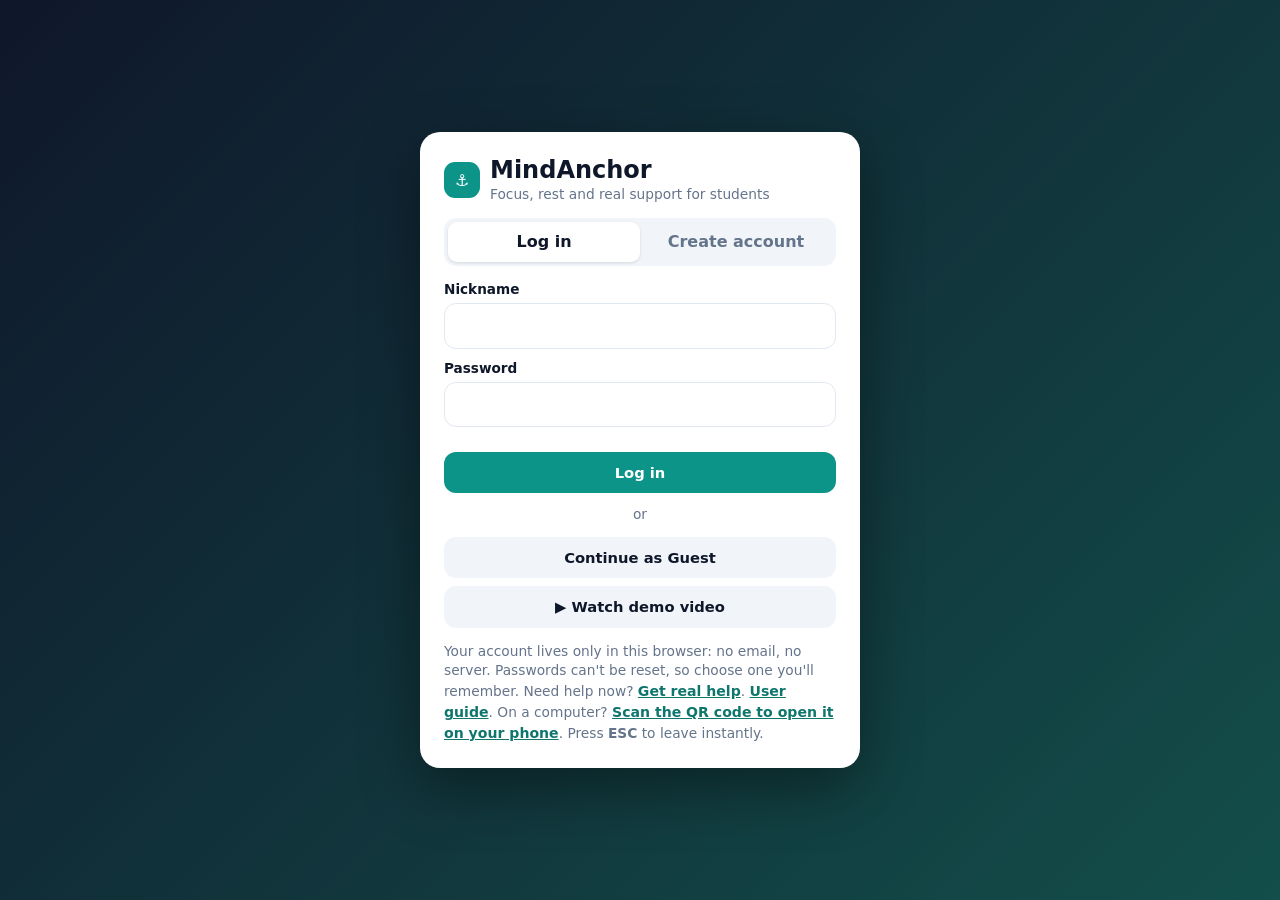
<file: index.html>
<!DOCTYPE html>
<html lang="en" data-theme="light">
<head>
<meta charset="UTF-8">
<meta name="viewport" content="width=device-width, initial-scale=1">
<title>MindAnchor</title>
<meta name="description" content="MindAnchor: a private, calming space for students. Focus sprints, task slicing, overnight rest, time caps and real help in one tap.">
<meta name="theme-color" content="#0d9488">
<meta name="apple-mobile-web-app-capable" content="yes">
<meta name="mobile-web-app-capable" content="yes">
<meta name="apple-mobile-web-app-title" content="MindAnchor">
<link rel="manifest" href="manifest.webmanifest">
<link rel="icon" type="image/png" href="icons/favicon-32.png">
<link rel="apple-touch-icon" href="icons/apple-touch-icon.png">
<style>
:root{--bg:#eef2f6;--card:#fff;--ink:#0f172a;--mut:#64748b;--line:#e2e8f0;--soft:#f1f5f9;--t:#0d9488;--td:#0f766e;--tl:#ccfbf1;--tbg:#f0fdfa;--side:#0f172a;--warn:#b45309;--r:16px}
[data-theme=dark]{--bg:#0b1220;--card:#131c2e;--ink:#e6edf7;--mut:#93a1b8;--line:#25324a;--soft:#1a2539;--tl:#134e4a;--tbg:#0f2a2c;--side:#070d18}
*{box-sizing:border-box;margin:0}
html{-webkit-text-size-adjust:100%}
body{font-family:system-ui,-apple-system,'Segoe UI',Roboto,sans-serif;background:var(--bg);color:var(--ink);line-height:1.45;min-height:100vh}
button,input,select,textarea{font:inherit;color:inherit}
button{cursor:pointer;border:0;background:none}
h1,h2,h3{line-height:1.2}
.hidden{display:none!important}
.card{background:var(--card);border:1px solid var(--line);border-radius:var(--r);padding:20px}
.card h3{font-size:1.05rem;margin-bottom:4px}
.sub{color:var(--mut);font-size:.86rem}
.btn{display:inline-flex;align-items:center;justify-content:center;gap:6px;padding:10px 16px;border-radius:12px;font-weight:600;font-size:.92rem;background:var(--soft);color:var(--ink);transition:background .15s,transform .05s}
.btn:hover{filter:brightness(.96)}.btn:active{transform:scale(.98)}
.btn.p{background:var(--t);color:#fff}.btn.p:hover{background:var(--td);filter:none}
.btn.block{width:100%}.btn.sm{padding:6px 11px;font-size:.82rem;border-radius:9px}
.btn:disabled{opacity:.45;cursor:not-allowed}
.inp{width:100%;border:1px solid var(--line);border-radius:12px;padding:10px 12px;background:var(--card)}
.inp:focus-visible,.btn:focus-visible,.nav button:focus-visible{outline:2px solid var(--t);outline-offset:2px}
.row{display:flex;gap:10px;align-items:center;flex-wrap:wrap}.grow{flex:1;min-width:0}
.grid2{display:grid;gap:18px;grid-template-columns:1fr 1fr}.grid3{display:grid;gap:14px;grid-template-columns:repeat(3,1fr)}
.stack>*+*{margin-top:14px}
.chip{padding:7px 13px;border-radius:999px;background:var(--soft);font-size:.85rem;font-weight:500}
.chip.on{background:var(--t);color:#fff}
.bar{height:8px;border-radius:99px;background:var(--soft);overflow:hidden}.bar>i{display:block;height:100%;background:var(--t);border-radius:99px;transition:width .3s}
input[type=range]{accent-color:var(--t);width:100%}
input[type=checkbox]{accent-color:var(--t);width:18px;height:18px}
/* layout */
#app{display:flex;min-height:100vh}
.side{width:260px;background:var(--side);color:#fff;position:sticky;top:0;height:100vh;display:flex;flex-direction:column;padding:18px 14px;flex-shrink:0}
.brand{display:flex;gap:10px;align-items:center;font-weight:800;font-size:1.15rem;padding:2px 8px 18px}
.logo{width:36px;height:36px;border-radius:11px;background:var(--t);display:grid;place-items:center}
.nav{display:flex;flex-direction:column;gap:4px;flex:1}
.nav button{display:flex;gap:12px;align-items:center;padding:11px 12px;border-radius:12px;color:#cbd5e1;font-weight:500;text-align:left}
.nav a{display:flex;gap:12px;align-items:center;padding:11px 12px;border-radius:12px;color:#cbd5e1;font-weight:500;text-decoration:none}
.nav a:hover,.nav button:hover{background:#1e293b;color:#fff}.nav button.on{background:var(--t);color:#fff}
.safety{background:#0f2f2e;border:1px solid #115e59;border-radius:12px;padding:10px 12px;font-size:.78rem;color:#d1fae5}
.safety b{display:block;margin-bottom:3px}
.safety span{display:block;min-height:2.6em;transition:opacity .4s}
.main{flex:1;min-width:0}
header.top{position:sticky;top:0;z-index:20;background:color-mix(in srgb,var(--bg) 88%,transparent);backdrop-filter:blur(8px);padding:12px 24px;display:flex;align-items:center;gap:12px;border-bottom:1px solid var(--line)}
header.top h2{font-size:1.15rem;flex:1}
.exit{background:#dc2626;color:#fff}.exit:hover{background:#b91c1c;filter:none}
.page{padding:24px;max-width:1040px;padding-bottom:110px}
.view{display:none}.view.on{display:block;animation:in .2s}
@keyframes in{from{opacity:0;transform:translateY(5px)}to{opacity:1;transform:none}}
.ribbon{display:none}.tabs{display:none}
.fab{position:fixed;right:20px;bottom:20px;z-index:50;background:var(--t);color:#fff;border-radius:999px;padding:14px 20px;font-weight:700;box-shadow:0 8px 24px rgba(13,148,136,.45)}
.fab:hover{background:var(--td)}
@media(max-width:860px){
 .side{display:none}.grid2,.grid3{grid-template-columns:1fr}
 header.top{padding:10px 14px}.page{padding:14px;padding-bottom:150px}
 .tabs{display:flex;position:fixed;bottom:0;left:0;right:0;background:var(--card);border-top:1px solid var(--line);z-index:45;padding:4px 4px calc(4px + env(safe-area-inset-bottom))}
 .tabs button{flex:1;display:flex;flex-direction:column;align-items:center;gap:1px;padding:6px 0;font-size:.68rem;color:var(--mut);border-radius:10px}
 .tabs button span{font-size:1.25rem}.tabs button.on{color:var(--t);font-weight:700}
 .fab{bottom:78px;right:14px;padding:12px 16px}
 .ribbon{display:block;background:#0f2f2e;color:#d1fae5;font-size:.76rem;padding:7px 14px;text-align:center}
 .blogTxt{display:none}
 .exit .lbl{display:none}.exit::after{content:'Exit (ESC)'}
}
/* modals */
.modal{position:fixed;inset:0;background:rgba(8,15,30,.7);display:none;align-items:center;justify-content:center;padding:16px;z-index:80}
.modal.open{display:flex}
.sheet{background:var(--card);border-radius:20px;padding:24px;width:100%;max-width:440px;max-height:92vh;overflow:auto;box-shadow:0 20px 60px rgba(0,0,0,.4)}
.sheet.wide{max-width:640px}
#gate{background:linear-gradient(135deg,#0f172a,#134e4a);z-index:100}
#rest{background:#0b1220;z-index:90;color:#fff;text-align:center}
.toast{position:fixed;left:50%;bottom:90px;transform:translateX(-50%);background:#0f172a;color:#fff;padding:10px 18px;border-radius:12px;z-index:120;font-size:.9rem;opacity:0;pointer-events:none;transition:opacity .25s}
.toast.show{opacity:1}
/* widgets */
.ring{position:relative;width:240px;height:240px;margin:0 auto}
.ring svg{transform:rotate(-90deg)}
.ring .t{position:absolute;inset:0;display:grid;place-items:center;text-align:center}
.ring .t b{font-size:2.8rem;font-variant-numeric:tabular-nums}
.step{display:flex;gap:10px;padding:10px 0;border-top:1px solid var(--line);align-items:flex-start}
.step.done .st{text-decoration:line-through;color:var(--mut)}
.bars{display:flex;gap:8px;align-items:flex-end;height:90px}
.bars div{flex:1;text-align:center;font-size:.7rem;color:var(--mut)}
.bars i{display:block;background:var(--t);border-radius:6px 6px 2px 2px;min-height:3px;margin-bottom:4px;opacity:.9}
.moods{display:flex;gap:8px}.moods button{font-size:1.7rem;padding:8px;border-radius:14px;background:var(--soft);flex:1;transition:transform .1s}
.moods button.on{background:var(--tl);outline:2px solid var(--t)}.moods button:hover{transform:scale(1.07)}
.kpi{font-size:2.3rem;font-weight:800;color:var(--t);line-height:1}
.breath{width:150px;height:150px;border-radius:50%;margin:10px auto;background:radial-gradient(circle,var(--t),#115e59);display:grid;place-items:center;color:#fff;font-weight:700;transition:transform 4s ease-in-out;box-shadow:0 0 0 12px rgba(13,148,136,.15)}
.hl{background:var(--tbg);border:1px solid var(--tl)}
.ground li{list-style:none;padding:9px 12px;border-radius:12px;background:var(--soft);margin-top:7px;cursor:pointer;display:flex;gap:10px;align-items:center}
.ground li.done{opacity:.45;text-decoration:line-through}
.dots{display:flex;gap:6px;flex-wrap:wrap}.dots span{font-size:1.2rem}
.trk{display:flex;gap:10px;align-items:center;padding:9px 10px;border-radius:12px;cursor:pointer}
.trk:hover{background:var(--soft)}.trk.on{background:var(--tl)}
.vid{min-height:330px;border-radius:14px;background:linear-gradient(135deg,#0f766e,#1e293b);color:#fff;display:grid;place-items:center;text-align:center;padding:20px 20px 28px;position:relative;overflow:hidden;cursor:pointer}
.vid .ic{font-size:3.6rem;animation:pop .6s}
@keyframes pop{from{transform:scale(.6);opacity:0}to{transform:none;opacity:1}}
.seek{position:absolute;left:0;right:0;bottom:0;height:8px;background:rgba(255,255,255,.2)}.seek i{display:block;height:100%;background:#5eead4}
label.sw{display:flex;gap:10px;align-items:center;cursor:pointer}

.seg{display:flex;background:var(--soft);border-radius:12px;padding:4px;margin:14px 0}
.seg button{flex:1;padding:8px;border-radius:9px;font-weight:600;color:var(--mut)}.seg button.on{background:var(--card);color:var(--ink);box-shadow:0 1px 3px rgba(0,0,0,.12)}
.lnk{color:var(--td);font-weight:600;text-decoration:underline;font-size:.88rem}
.fld{margin-top:10px}.fld label{display:block;font-weight:600;font-size:.85rem;margin-bottom:4px}
.err{color:#b91c1c;font-size:.84rem;margin-top:8px;min-height:1.2em}
.mk{background:#fff;color:#0f172a;border-radius:12px;padding:12px 14px;width:min(290px,84%);margin:0 auto 14px;font-size:.78rem;text-align:left;box-shadow:0 10px 30px rgba(0,0,0,.35);animation:pop .5s}
.mk .l{height:8px;border-radius:6px;background:#e2e8f0;margin:7px 0}.mk .b{background:#0d9488;color:#fff;border-radius:8px;padding:6px;text-align:center;font-weight:700;margin-top:8px}
.mk .rw{display:flex;gap:8px;align-items:center;justify-content:space-around;font-size:1.4rem}
.mk .rg{width:84px;height:84px;border-radius:50%;margin:4px auto;background:conic-gradient(#0d9488 70%,#e2e8f0 0);display:grid;place-items:center}.mk .rg b{background:#fff;width:64px;height:64px;border-radius:50%;display:grid;place-items:center;font-size:1rem}
.mk .cl{animation:tick 1.6s infinite}@keyframes tick{50%{opacity:.35}}
@media(prefers-reduced-motion:reduce){*{animation:none!important;transition:none!important}}
</style>
</head>
<body>

<!-- ===== Login gateway ===== -->
<div id="gate" class="modal open">
  <div class="sheet">
    <div class="row"><div class="logo" style="background:var(--t);color:#fff" aria-hidden="true">⚓</div><div><h1 style="font-size:1.5rem">MindAnchor</h1><div class="sub">Focus, rest and real support for students</div></div></div>
    <div class="seg" role="tablist"><button id="tabLogin" class="on" role="tab">Log in</button><button id="tabSignup" role="tab">Create account</button></div>
    <form id="fLogin" autocomplete="off">
      <div class="fld"><label for="lgNick">Nickname</label><input id="lgNick" class="inp" maxlength="20" autocomplete="username"></div>
      <div class="fld"><label for="lgPass">Password</label><input id="lgPass" type="password" class="inp" autocomplete="current-password"></div>
      <p class="err" id="lgErr" role="alert"></p>
      <button class="btn p block" id="lgBtn" type="submit">Log in</button>
    </form>
    <form id="fSignup" class="hidden" autocomplete="off">
      <div class="fld"><label for="suNick">Pick a nickname <span class="sub">(not your real name or email)</span></label><input id="suNick" class="inp" maxlength="20" autocomplete="username"></div>
      <div class="fld"><label for="suPass">Password <span class="sub">(6+ characters)</span></label><input id="suPass" type="password" class="inp" autocomplete="new-password"></div>
      <div class="fld"><label for="suPass2">Confirm password</label><input id="suPass2" type="password" class="inp" autocomplete="new-password"></div>
      <label class="sw sub" style="margin-top:10px;align-items:flex-start"><input type="checkbox" id="suAgree" style="margin-top:3px"> <span>I understand my settings are stored only on this device and I can wipe them any time.</span></label>
      <p class="err" id="suErr" role="alert"></p>
      <button class="btn p block" id="suBtn" type="submit">Create account</button>
    </form>
    <div class="sub" style="text-align:center;margin:12px 0">or</div>
    <button id="guestBtn" class="btn block">Continue as Guest</button>
    <button id="demoBtn" class="btn block" style="margin-top:8px">▶ Watch demo video</button>
    <p class="sub" style="margin-top:14px">Your account lives only in this browser: no email, no server. Passwords can't be reset, so choose one you'll remember. Need help now? <a href="#" class="lnk" data-open="help">Get real help</a>. <a href="guide.html" target="_blank" rel="noopener" class="lnk">User guide</a>. On a computer? <a href="#" class="lnk" data-open="qr">Scan the QR code to open it on your phone</a>. Press <b>ESC</b> to leave instantly.</p>
  </div>
</div>

<!-- ===== Walkthrough ===== -->
<div id="demo" class="modal" style="z-index:110">
  <div class="sheet wide">
    <h2 style="font-size:1.2rem">App Walkthrough &amp; How to Use</h2>
    <p class="sub" style="margin-bottom:12px">About 20 seconds. Tap the video to pause, tap the bar to jump.</p>
    <video id="realVid" class="hidden" controls playsinline preload="metadata" style="width:100%;border-radius:14px;background:#000"></video>
    <div class="vid" id="vidBox" role="img" aria-label="Walkthrough video"><div><div id="vMk"></div><h3 id="vTi" style="font-size:1.4rem;margin:10px 0 6px"></h3><p id="vTx" style="opacity:.85;max-width:420px;margin:auto"></p></div><div class="seek" id="vSeek"><i id="vBar" style="width:0"></i></div></div>
    <div class="row" id="vCtl" style="margin:12px 0">
      <button id="vPlay" class="btn p">❚❚ Pause</button><button id="vRe" class="btn" aria-label="Restart">↺ Restart</button><button id="vBeat" class="btn" aria-label="Toggle background beats">🔊 Beats on</button>
      <span id="vTime" class="sub grow" style="text-align:right;font-variant-numeric:tabular-nums">0:00 / 0:21</span>
    </div>
    <div class="row" style="justify-content:space-between">
      <label class="sw sub"><input type="checkbox" id="vHide"> Don't show again</label>
      <button id="vSkip" class="btn p">Skip to Dashboard →</button>
    </div>
  </div>
</div>

<!-- ===== QR ===== -->
<div id="qr" class="modal" style="z-index:110">
  <div class="sheet" style="text-align:center">
    <h2>Open MindAnchor on your phone</h2>
    <p class="sub" style="margin:8px 0 12px">Point your phone camera at the code.</p>
    <img src="icons/qr.png" alt="QR code for https://mindanchor-mu.vercel.app" width="240" height="240" style="border-radius:12px;border:1px solid var(--line);background:#fff">
    <p style="margin:12px 0;font-weight:600;word-break:break-all"><a class="lnk" href="https://mindanchor-mu.vercel.app">mindanchor-mu.vercel.app</a></p>
    <div class="row" style="justify-content:center"><button class="btn" id="qrCopy">Copy link</button><button class="btn p" data-close="qr">Close</button></div>
  </div>
</div>

<!-- ===== Consent for mood check-ins ===== -->
<div id="consent" class="modal" style="z-index:112">
  <div class="sheet">
    <h2>Save your check-ins?</h2>
    <p class="sub" style="margin:8px 0 14px">How you feel is private. If you say yes, MindAnchor remembers your check-ins <b>only on this device</b> so you can look back. Nobody else can see them: no parents, no staff, no server. You can turn this off and delete them any time in <b>Me</b>. If you say no, you can still check in, but it won't be saved.</p>
    <button class="btn p block" id="cYes">Yes, save on this device</button>
    <button class="btn block" id="cNo" style="margin-top:8px">No, don't save</button>
  </div>
</div>

<!-- ===== Help ===== -->
<div id="help" class="modal" style="z-index:110">
  <div class="sheet">
    <h2>You're not alone 💙</h2>
    <p class="sub" style="margin:8px 0 10px">Free, confidential support from a real person. Reaching out is a strong move.</p>
    <div class="row" style="margin-bottom:10px"><label class="sub" for="hRegion">Where are you?</label><select id="hRegion" class="inp" style="width:auto"><option value="pk">Pakistan</option><option value="us">United States</option><option value="other">Somewhere else</option></select></div>
    <div id="hBody" class="stack"></div>
    <div style="margin-top:16px"><label class="sub" for="lh">Add your own helpline (saved on this device only)</label>
      <div class="row" style="margin-top:6px;flex-wrap:nowrap"><input id="lh" class="inp" placeholder="e.g. your university counselling line"><button id="lhSave" class="btn">Save</button></div>
      <a id="lhCall" class="btn block hidden" style="margin-top:8px" href="#"></a></div>
    <p class="sub" style="margin-top:12px">Numbers and opening hours can change. If one doesn't connect, try another. If you are in danger right now, call emergency services.</p>
    <div class="row" style="margin-top:14px"><button class="btn grow" data-go="calm" data-close="help">Calm down first</button><button class="btn grow" data-close="help">Close</button></div>
  </div>
</div>

<!-- ===== Rest / lockout screen ===== -->
<div id="rest" class="modal">
  <div style="max-width:380px">
    <div style="font-size:4rem">🌙</div>
    <h2 style="font-size:1.7rem;margin:8px 0">Rest time</h2>
    <p id="restTxt" style="color:#cbd5e1"></p>
    <div id="restWl" style="margin-top:18px"></div>
    <div class="row" style="justify-content:center;margin-top:20px">
      <button class="btn p" id="restSound">🎧 Sleep sounds</button>
      <button class="btn" data-open="help">💙 Get help</button>
    </div>
    <button class="btn" id="restSnooze" style="margin-top:14px;background:transparent;color:#94a3b8;border:1px solid #334155">I need the app (wait 20 seconds)</button>
    <button class="btn hidden" id="restClose" style="margin-top:14px">Close preview</button>
  </div>
</div>

<!-- ===== Pause before scrolling ===== -->
<div id="hang" class="modal" style="z-index:86;background:#0b1220">
  <div style="text-align:center;color:#fff;max-width:380px">
    <div style="font-size:3.4rem">👫</div>
    <h2 style="font-size:1.6rem;margin:8px 0">Phones down. Be here.</h2>
    <p style="color:#cbd5e1">Enjoy the people in front of you. MindAnchor will chime when the time is up.</p>
    <div id="hangTime" style="font-size:3.2rem;font-weight:800;margin:14px 0;font-variant-numeric:tabular-nums">30:00</div>
    <div class="row" style="justify-content:center"><button class="btn" id="hangEnd">End early</button><button class="btn" data-open="help">💙 Help</button></div>
  </div>
</div>

<div id="pauseM" class="modal" style="z-index:85">
  <div class="sheet" style="text-align:center">
    <h2 id="pTitle">Pause</h2>
    <p class="sub" id="pSub">Breathe with the circle. Then decide.</p>
    <div class="breath" id="pCircle" style="transition-duration:4s"><span id="pCount">20</span></div>
    <div id="pChoice" class="hidden stack"><p style="font-weight:600">Still want to open it?</p>
      <button class="btn p block" id="pSkip">I'll skip it ✓ (+10 min saved)</button>
      <button class="btn block" id="pGo">Open it anyway (no judgment)</button></div>
    <button class="btn block hidden" id="pCancel" style="margin-top:10px">Cancel</button>
  </div>
</div>

<!-- ===== App ===== -->
<div id="app" class="hidden">
  <aside class="side">
    <div class="brand"><div class="logo" aria-hidden="true">⚓</div>MindAnchor</div>
    <nav class="nav" aria-label="Main">
      <button data-go="today" class="on">🏠 Today</button>
      <button data-go="focus">🎯 Focus &amp; Tasks</button>
      <button data-go="calm">🎧 Calm</button>
      <button data-go="guard">🛡 Guard</button>
      <button data-go="me">👤 Me &amp; Privacy</button>
      <a href="blog.html" target="_blank" rel="noopener">📝 Blog</a>
      <a href="guide.html" target="_blank" rel="noopener">📖 User guide</a>
      <a href="evidence.html" target="_blank" rel="noopener">🔬 Evidence &amp; safety</a>
    </nav>
    <div class="safety" role="note"><b>🛡 Privacy Guarantee</b><span class="safeMsg"></span></div>
  </aside>
  <div class="main">
    <div class="ribbon" role="note"><span class="safeMsg"></span></div>
    <header class="top">
      <h2 id="title">Today</h2>
      <a class="btn sm" id="blogTop" href="blog.html" target="_blank" rel="noopener" aria-label="Read the blog">📝<span class="blogTxt"> Blog</span></a>
      <button class="btn sm" id="themeBtn" aria-label="Toggle dark mode">🌓</button>
      <button class="btn exit" id="exitBtn" aria-label="Quick Exit, or press Escape">✕ <span class="lbl">Quick Exit (ESC)</span></button>
    </header>
    <main class="page">

      <!-- TODAY -->
      <section id="v-today" class="view on">
        <div style="margin-bottom:18px"><h2 id="hello" style="font-size:1.6rem"></h2><p class="sub" id="dateLine"></p></div>
        <div id="supportCard" class="card hl hidden" style="margin-bottom:18px"></div>
        <div class="grid2">
          <div class="stack">
            <div class="card" id="nextCard"></div>
            <div class="card"><h3>How are you feeling?</h3><p class="sub" style="margin-bottom:12px">Just for you. No scores, no judgment.</p>
              <div class="moods" id="moods"></div>
              <div class="row" style="margin-top:12px" id="tags"></div>
              <div id="moodMsg" class="sub" style="margin-top:10px;min-height:1.3em"></div></div>
            <div id="cmpCard" class="card hl hidden"></div>
          </div>
          <div class="stack">
            <div class="card hl" style="text-align:center"><div class="sub">Time saved this week 🌱</div><div class="kpi" id="savedKpi" style="margin:8px 0">0</div><p class="sub" id="savedTxt"></p></div>
            <div class="card"><h3>This week</h3><p class="sub" id="sampleNote" style="margin-bottom:10px"></p>
              <div class="row" style="justify-content:center;gap:20px"><svg id="donut" viewBox="0 0 120 120" width="170" height="170" role="img" aria-label="Donut chart of weekly study time versus app time"></svg><ul id="legend" style="list-style:none;font-size:.88rem"></ul></div>
              <h3 style="margin-top:18px;font-size:.92rem">Daily focus minutes</h3><div class="bars" id="bars" style="margin-top:8px"></div></div>
          </div>
        </div>
        <div class="card" style="margin-top:18px"><h3>Learn more</h3><p class="sub" style="margin-bottom:10px">How MindAnchor works and why we built it.</p>
          <div class="row"><a class="btn p" href="blog.html" target="_blank" rel="noopener">📝 Read the blog</a><a class="btn" href="guide.html" target="_blank" rel="noopener">📖 User guide</a><a class="btn" href="evidence.html" target="_blank" rel="noopener">🔬 Evidence &amp; safety</a></div></div>
      </section>

      <!-- FOCUS -->
      <section id="v-focus" class="view">
        <div class="grid2">
          <div class="card" style="text-align:center">
            <h3>Focus sprint</h3><p class="sub" id="timerFor" style="margin-bottom:14px">Free focus (no task linked)</p>
            <div class="ring"><svg width="240" height="240"><circle cx="120" cy="120" r="104" fill="none" stroke="var(--soft)" stroke-width="14"/><circle id="ringArc" cx="120" cy="120" r="104" fill="none" stroke="var(--t)" stroke-width="14" stroke-linecap="round" stroke-dasharray="653.5" stroke-dashoffset="0"/></svg><div class="t"><div><b id="timeTxt">15:00</b><div class="sub" id="timeSt">Ready</div></div></div></div>
            <div class="row" style="justify-content:center;margin:16px 0" id="durs"></div>
            <div class="row" style="justify-content:center"><button class="btn p" id="tGo" style="min-width:130px">▶ Start</button><button class="btn" id="tReset">Reset</button></div>
            <p class="sub" style="margin-top:12px">Stopping early is fine. Any minutes you finish count.</p>
          </div>
          <div class="stack">
            <div class="card"><h3>AI Micro-Task Slicer</h3><p class="sub" style="margin-bottom:10px">Type what feels too big. Get four 15-minute steps.</p>
              <div class="row" style="flex-wrap:nowrap"><input id="sliceIn" class="inp" maxlength="80" placeholder='e.g. "Build CS Project"'><button class="btn p" id="sliceBtn">✂️ Slice</button></div>
              <div class="row" style="margin-top:8px"><span class="sub">Try:</span><button class="chip" data-ex="Build CS Project">CS project</button><button class="chip" data-ex="Write research essay">Essay</button><button class="chip" data-ex="Revise for exam">Exam</button></div></div>
            <div id="taskList" class="stack"></div>
          </div>
        </div>
      </section>

      <!-- CALM -->
      <section id="v-calm" class="view">
        <div class="grid2">
          <div class="stack">
            <div class="card"><h3>Guided Decompression Player</h3><p class="sub" style="margin-bottom:12px">Sounds are made in your browser. Nothing is downloaded or tracked.</p>
              <div class="row" style="margin-bottom:12px"><label class="sw"><input type="checkbox" id="tgAmb" checked> Ambient Meditation</label><label class="sw"><input type="checkbox" id="tgPun"> Desi Punjabi Playlist</label></div>
              <div style="background:#0f172a;color:#fff;border-radius:14px;padding:16px">
                <div class="row" style="justify-content:space-between;flex-wrap:nowrap"><div style="min-width:0"><div id="pName" style="font-weight:700;overflow:hidden;text-overflow:ellipsis;white-space:nowrap">Nothing selected</div><div id="pSubT" class="sub" style="color:#94a3b8"></div></div>
                  <div class="row" style="flex-wrap:nowrap"><button class="btn sm" id="pPrev" aria-label="Previous">⏮</button><button class="btn p" id="pPlay" style="width:52px" aria-label="Play">▶</button><button class="btn sm" id="pNext" aria-label="Next">⏭</button></div></div>
                <div class="bar" id="pSeek" style="margin:14px 0 4px;background:#334155;cursor:pointer"><i id="pBar" style="width:0;background:#5eead4"></i></div>
                <div class="row" style="justify-content:space-between;font-size:.75rem;color:#94a3b8"><span id="pCur">0:00</span><span id="pTot">3:00</span></div>
                <div class="row" style="margin-top:8px;flex-wrap:nowrap"><span>🔈</span><input type="range" id="vol" min="0" max="100" value="55" aria-label="Volume"><span>🔊</span></div></div>
              <div id="tracks" style="margin-top:12px"></div>
              <div class="row" style="margin-top:12px"><label class="btn sm" for="files">＋ Add songs from this device</label><input type="file" id="files" accept="audio/*" multiple class="hidden"><button class="btn sm" id="spBtn" style="background:#1db954;color:#fff">♫ Add from Spotify</button></div>
              <p class="sub" style="margin-top:6px">Device songs stay on this device and are gone when you close the page.</p>
              <div id="spBox" class="hidden" style="margin-top:10px">
                <div class="row" style="flex-wrap:nowrap"><input id="spIn" class="inp" placeholder="Paste a Spotify song or playlist link"><button class="btn p" id="spAdd">Add</button></div>
                <div class="row" style="margin-top:8px"><span class="sub">Find music:</span><a class="chip" target="_blank" rel="noopener" href="https://open.spotify.com/search/punjabi%20chill">Punjabi chill</a><a class="chip" target="_blank" rel="noopener" href="https://open.spotify.com/search/lofi%20study">Lo-fi study</a><a class="chip" target="_blank" rel="noopener" href="https://open.spotify.com/search/sleep%20sounds">Sleep sounds</a></div>
                <p class="sub" id="spMsg" style="margin-top:8px">In Spotify, open a song or playlist, tap Share, then Copy link, and paste it here. Log in to Spotify in this browser to hear full songs; otherwise you get 30-second previews. Spotify plays in its own player, so MindAnchor's volume and sleep timer don't control it.</p></div>
              <div id="spList" class="stack" style="margin-top:12px"></div>
              <div class="row" style="margin-top:12px"><span class="sub">Sleep timer:</span><select id="sleepT" class="inp" style="width:auto"><option value="0">Off</option><option value="15">15 min</option><option value="30">30 min</option><option value="60">60 min</option></select><span class="sub" id="sleepInfo"></span></div>
            </div>
          </div>
          <div class="stack">
            <div class="card" style="text-align:center"><h3>Breathing reset</h3><p class="sub">Two minutes can change your whole evening.</p>
              <div class="breath" id="bCircle"><span id="bTxt">Ready</span></div>
              <div class="row" style="justify-content:center"><select id="bMode" class="inp" style="width:auto"><option value="4,4,4,4">Box 4-4-4-4</option><option value="4,0,8,0">Long exhale 4-8</option></select><button class="btn p" id="bGo">Start</button></div></div>
            <div class="card"><h3>5-4-3-2-1 grounding</h3><p class="sub">When your mind is racing, tap each as you notice it.</p>
              <ul class="ground" id="ground"></ul></div>
          </div>
        </div>
      </section>

      <!-- GUARD -->
      <section id="v-guard" class="view">
        <div class="grid2">
          <div class="stack">
            <div class="card"><h3>🌙 Smart Overnight Lockout</h3><p class="sub" style="margin-bottom:12px">From these hours MindAnchor rests: only sleep sounds, help and your whitelisted numbers.</p>
              <div class="row"><div class="grow"><label class="sub" for="lS">Lock from</label><input type="time" id="lS" class="inp"></div><div class="grow"><label class="sub" for="lE">Unlock at</label><input type="time" id="lE" class="inp"></div></div>
              <label class="sw" style="margin:12px 0"><input type="checkbox" id="lOn"> Lockout enabled</label>
              <div id="lStat" class="sub" style="background:var(--soft);padding:10px 12px;border-radius:12px"></div>
              <div class="row" style="margin-top:12px"><button class="btn p" id="lSave">Save</button><button class="btn" id="lReset">Reset rest time</button><button class="btn" id="lPrev">Preview lock screen</button></div></div>
            <div class="card"><h3>📞 Emergency Call Whitelist</h3><p class="sub" style="margin-bottom:10px">These numbers always get through, even at night.</p>
              <div class="row" style="flex-wrap:nowrap"><input id="wN" class="inp" style="max-width:38%" maxlength="30" placeholder="Label"><input id="wP" class="inp" type="tel" maxlength="25" placeholder="Phone number"><button class="btn p" id="wAdd">Add</button></div>
              <ul id="wList" style="list-style:none;margin-top:8px"></ul></div>
          </div>
          <div class="stack">
            <div class="card"><h3>⏱ Un-Bypassable Time Caps</h3><p class="sub" style="margin-bottom:12px">Set while you're calm. A cap can go <b>lower</b> today but not higher. Log your time and the app holds the line.</p>
              <div class="sub" style="font-weight:600;margin-bottom:6px">1. Choose apps to limit</div>
              <div id="appPick" class="row" style="gap:8px"></div>
              <div class="row" style="flex-wrap:nowrap;margin-top:10px"><input id="cA" class="inp" maxlength="30" placeholder="Other app not listed…"><button class="btn" id="cAddApp">＋ Add</button></div>
              <div class="sub" style="font-weight:600;margin:14px 0 6px">2. Daily limit for each chosen app</div>
              <div class="row"><input id="cM" class="inp" type="number" min="5" max="600" step="5" value="30" style="max-width:100px" aria-label="Minutes per day"><span class="sub">minutes a day</span><button class="btn p" id="cAdd" disabled>Set caps</button></div>
              <p id="cMsg" class="sub" style="min-height:1.3em;margin-top:6px;color:var(--td)"></p>
              <div id="cList" class="stack" style="margin-top:6px"></div>
              <p class="sub" style="margin-top:12px">A web page can't read the apps installed on your phone, so pick from common student apps above or add your own. It also can't block other apps itself. Here caps work as a commitment you log against. On a phone this would use the system's screen-time controls.</p></div>
            <div class="card"><h3>✋ Pause before you scroll</h3><p class="sub" style="margin-bottom:10px">Feeling the pull? Take 20 seconds first. Skipping saves you 10 minutes.</p>
              <div class="row" style="flex-wrap:nowrap"><input id="pApp" class="inp" maxlength="30" placeholder="Which app?"><button class="btn p" id="pStart">Pause</button></div></div>
            <div class="card"><h3>👫 Phones-down hangout</h3><p class="sub" style="margin-bottom:10px">Put phones away with friends or family. Pick a time, press start, and be there. No scores, no notifications.</p>
              <div class="row"><button class="chip" data-hang="30">30 min</button><button class="chip" data-hang="60">1 hour</button><button class="chip" data-hang="90">90 min</button></div>
              <p class="sub" id="hangStat" style="margin-top:8px"></p></div>
          </div>
        </div>
      </section>

      <!-- ME -->
      <section id="v-me" class="view">
        <div class="grid2">
          <div class="stack">
            <div class="card"><h3>Your last 14 days</h3><p class="sub" style="margin-bottom:10px">How you've been feeling. Only you can see this.</p><div class="dots" id="moodDots"></div><p class="sub" id="moodNote" style="margin-top:10px"></p></div>
            <div class="card"><h3>Safety by design</h3><ul class="sub" style="padding-left:18px;margin-top:6px"><li>No data leaves this browser. No server, no analytics, no account.</li><li>No parent or staff dashboard exists.</li><li>No streaks, no red warnings, no penalties.</li><li>Quick Exit (ESC) and Get Real Help are always on screen.</li></ul></div>
          </div>
          <div class="card"><h3>Settings &amp; Data</h3>
            <div class="sub" style="background:var(--soft);padding:10px 12px;border-radius:12px;margin:10px 0">Stored on this device: <b id="stCount">0</b> items <span id="stKeys"></span></div>
            <div class="sub" style="margin-bottom:10px">Signed in as <b id="who">Guest</b></div>
            <label class="sw sub" style="margin-bottom:12px"><input type="checkbox" id="mConsent"> Save my mood check-ins on this device</label>
            <div class="stack"><button class="btn p block hidden" id="installBtn">📲 Install MindAnchor on this device</button><p class="sub hidden" id="iosHint">On iPhone: tap the Share button, then "Add to Home Screen".</p><button class="btn block" id="resetRest">🌙 Reset rest time (lockout off)</button><button class="btn block" id="logout">⎋ Log out</button><button class="btn block" data-open="qr">📱 Share: QR code &amp; link</button><a class="btn block" href="guide.html" target="_blank" rel="noopener">📖 User guide</a><a class="btn block" href="evidence.html" target="_blank" rel="noopener">🔬 Evidence &amp; safety</a><a class="btn block" href="blog.html" target="_blank" rel="noopener">📝 Blog</a><button class="btn block" id="replay">🎬 Replay walkthrough</button><button class="btn block" id="export">⬇ Download my data (JSON)</button>
              <button class="btn block" id="wipe" style="background:#1e293b;color:#fff">🗑 Wipe My Local Data</button></div>
            <p id="wipeMsg" class="sub" style="color:var(--td);margin-top:10px;min-height:1.3em"></p></div>
        </div>
      </section>
    </main>
  </div>
  <nav class="tabs" aria-label="Main">
    <button data-go="today" class="on"><span>🏠</span>Today</button><button data-go="focus"><span>🎯</span>Focus</button><button data-go="calm"><span>🎧</span>Calm</button><button data-go="guard"><span>🛡</span>Guard</button><button data-go="me"><span>👤</span>Me</button>
  </nav>
  <button class="fab" data-open="help" aria-label="Get Real Help, 1-tap crisis hotline">💙 Get Real Help</button>
</div>
<div class="toast" id="toast" role="status"></div>

<script>
(function(){
'use strict';
const $=(s,r=document)=>r.querySelector(s),$$=(s,r=document)=>[...r.querySelectorAll(s)];
let NS='ma.guest.';
const db={get(k,d){try{const v=localStorage.getItem(NS+k);return v===null?d:JSON.parse(v)}catch(e){return d}},set(k,v){try{localStorage.setItem(NS+k,JSON.stringify(v))}catch(e){}},keys(){try{return Object.keys(localStorage).filter(k=>k.startsWith(NS))}catch(e){return[]}}};
const esc=s=>String(s).replace(/[&<>"']/g,c=>({'&':'&amp;','<':'&lt;','>':'&gt;','"':'&quot;',"'":'&#39;'}[c]));
const pad=n=>String(n).padStart(2,'0');
const dk=d=>{d=d||new Date();return d.getFullYear()+'-'+pad(d.getMonth()+1)+'-'+pad(d.getDate())};
const lastDays=n=>Array.from({length:n},(_,i)=>{const d=new Date();d.setHours(12);d.setDate(d.getDate()-(n-1-i));return d});
const mmss=s=>{s=Math.max(0,Math.round(s));return Math.floor(s/60)+':'+pad(s%60)};
const f12=t=>{let[h,m]=t.split(':').map(Number);const a=h>=12?'PM':'AM';return(h%12||12)+':'+pad(m)+' '+a};
let toastT;const toast=m=>{const t=$('#toast');t.textContent=m;t.classList.add('show');clearTimeout(toastT);toastT=setTimeout(()=>t.classList.remove('show'),2400)};

/* ---------- state ---------- */
let tasks=[],sessions=[],usage={},skips=[],moods=[],lock={start:'23:00',end:'06:00',on:false},wl=[],caps=[],customApps=[],capSel=new Set(),spot=[],spKey='',consent=null,pendingMood=null,hang=[];
function loadState(){tasks=db.get('tasks',[]);sessions=db.get('sessions',[]);usage=db.get('usage',{});skips=db.get('skips',[]);hang=db.get('hang',[]);consent=db.get('consentMood',null);moods=consent==='yes'?db.get('moods',[]):[];lock=Object.assign({start:'23:00',end:'06:00',on:false},db.get('lock',{}));customApps=db.get('customApps',[]);capSel.clear();spot=db.get('spotify',[]);spKey='';wl=db.get('wl',[]);caps=db.get('caps',[])}
const save=()=>{db.set('tasks',tasks);db.set('sessions',sessions);db.set('usage',usage);db.set('skips',skips);if(consent==='yes')db.set('moods',moods);db.set('lock',lock);db.set('wl',wl);db.set('caps',caps);db.set('customApps',customApps);db.set('hang',hang);db.set('spotify',spot)};

/* ---------- Quick exit / modals / nav ---------- */
function quickExit(){try{sessionStorage.clear()}catch(e){}location.replace('https://www.google.com')}
$('#exitBtn').onclick=quickExit;
document.addEventListener('keydown',e=>{if(e.key==='Escape')quickExit()});
const openM=id=>$('#'+id).classList.add('open'),closeM=id=>$('#'+id).classList.remove('open');
const titles={today:'Today',focus:'Focus & Tasks',calm:'Calm',guard:'Guard',me:'Me & Privacy'};
let restMode=false,view='today';
function go(v){
  if(v!=='calm'&&v!=='me'&&restMode&&lockedNow()){showRest();return}
  view=v;$$('.view').forEach(x=>x.classList.toggle('on',x.id==='v-'+v));
  $$('[data-go]').forEach(b=>{if(b.closest('.nav,.tabs'))b.classList.toggle('on',b.dataset.go===v)});
  $('#title').textContent=titles[v];window.scrollTo(0,0);
  ({today:rToday,focus:rFocus,calm:rCalm,guard:rGuard,me:rMe})[v]();
}
document.addEventListener('click',e=>{
  const o=e.target.closest('[data-open]');if(o)openM(o.dataset.open);
  const c=e.target.closest('[data-close]');if(c)closeM(c.dataset.close);
  const g=e.target.closest('[data-go]');if(g)go(g.dataset.go);
});
/* rotating privacy messages */
const msgs=['No identifiable mental-health data without consent','No monitoring of individuals by staff or parents','Anti-shaming UI','1-Tap path to real help'];
let mi=0;const showMsg=()=>$$('.safeMsg').forEach(s=>s.textContent=msgs[mi]);
setInterval(()=>{mi=(mi+1)%msgs.length;showMsg()},4000);showMsg();
$$('.safety,.ribbon').forEach(n=>n.setAttribute('aria-label','Privacy Guarantee: '+msgs.join(' | ')));
$('#themeBtn').onclick=()=>{const d=document.documentElement,n=d.dataset.theme==='dark'?'light':'dark';d.dataset.theme=n;try{localStorage.setItem('ma_theme',n)}catch(e){}};
let th=null;try{th=localStorage.getItem('ma_theme')}catch(e){}
if(th)document.documentElement.dataset.theme=th;
else if(matchMedia('(prefers-color-scheme: dark)').matches)document.documentElement.dataset.theme='dark';

/* ---------- login / accounts (local only) ---------- */
let user={id:'guest',label:'Guest',guest:true};
const users=()=>{try{return JSON.parse(localStorage.getItem('ma_users')||'{}')}catch(e){return{}}};
const saveUsers=u=>{try{localStorage.setItem('ma_users',JSON.stringify(u))}catch(e){}};
const hex=b=>[...new Uint8Array(b)].map(x=>x.toString(16).padStart(2,'0')).join('');
async function hashPw(pw,salt){
  try{if(crypto&&crypto.subtle){const k=await crypto.subtle.importKey('raw',new TextEncoder().encode(pw),'PBKDF2',false,['deriveBits']);return hex(await crypto.subtle.deriveBits({name:'PBKDF2',salt:new TextEncoder().encode(salt),iterations:100000,hash:'SHA-256'},k,256))}}catch(e){}
  let h=5381;for(const c of salt+pw)h=((h<<5)+h+c.charCodeAt(0))|0;return'x'+h}
const nid=n=>n.trim().toLowerCase().replace(/\s+/g,'_');
function enter(u){
  user=u;NS='ma.'+u.id+'.';loadState();rHelp();
  closeM('gate');$('#app').classList.remove('hidden');$('#who').textContent=u.guest?'Guest':u.label;
  go('today');if(!db.get('hideDemo',false))openDemo();checkLock()}
function authTab(login){$('#fLogin').classList.toggle('hidden',!login);$('#fSignup').classList.toggle('hidden',login);$('#tabLogin').classList.toggle('on',login);$('#tabSignup').classList.toggle('on',!login);$('#lgErr').textContent=$('#suErr').textContent=''}
$('#tabLogin').onclick=()=>authTab(true);$('#tabSignup').onclick=()=>authTab(false);
$('#guestBtn').onclick=()=>enter({id:'guest',label:'Guest',guest:true});
$('#demoBtn').onclick=()=>openDemo();
$('#fSignup').onsubmit=async e=>{e.preventDefault();const nick=$('#suNick').value.trim(),p1=$('#suPass').value,p2=$('#suPass2').value,er=$('#suErr');
  if(!/^[\w .-]{3,20}$/.test(nick)||nick.includes('@')){er.textContent='Nickname: 3 to 20 letters or numbers. No email or real name please.';return}
  if(p1.length<6){er.textContent='Password needs at least 6 characters.';return}
  if(p1!==p2){er.textContent="The two passwords don't match.";return}
  if(!$('#suAgree').checked){er.textContent='Please tick the box to continue.';return}
  const id=nid(nick),all=users();if(all[id]||id==='guest'){er.textContent='That nickname is taken on this device. Try another.';return}
  const salt=Math.random().toString(36).slice(2)+Date.now().toString(36);all[id]={nick,salt,hash:await hashPw(p1,salt)};saveUsers(all);
  $('#suPass').value=$('#suPass2').value='';enter({id,label:nick,guest:false});toast('Account created. Welcome, '+nick+' 💙')};
$('#fLogin').onsubmit=async e=>{e.preventDefault();const id=nid($('#lgNick').value),er=$('#lgErr'),u=users()[id];
  if(!u||u.hash!==await hashPw($('#lgPass').value,u.salt)){er.textContent='Nickname or password is wrong. No account yet? Use Create account, or continue as guest.';return}
  $('#lgPass').value='';enter({id,label:u.nick,guest:false})};
function logout(){pAudio();clearInterval(T.iv);T={mode:'idle',total:900,left:900,endAt:0,link:null,iv:null};document.title='MindAnchor';
  ['help','pauseM','rest','demo'].forEach(closeM);restMode=false;vStop();
  $('#app').classList.add('hidden');tasks=[];sessions=[];usage={};skips=[];moods=[];wl=[];caps=[];spot=[];spKey='';hang=[];
  $('#lgNick').value=$('#lgPass').value='';authTab(true);openM('gate')}
$('#logout').onclick=logout;

/* ---------- walkthrough ---------- */
const MK={
 0:'<div class="mk"><b>⚓ MindAnchor</b><div class="l"></div><div class="l" style="width:70%"></div><div class="b">Log in</div><div class="l" style="background:#cbd5e1;margin-top:10px;text-align:center;height:22px;border-radius:8px;display:grid;place-items:center;font-weight:600">Continue as Guest</div></div>',
 1:'<div class="mk"><div class="rw"><span>😞</span><span>😕</span><span>😐</span><span class="cl">🙂</span><span>😄</span></div><div class="l" style="margin-top:12px"></div><b style="color:#0d9488;font-size:1.2rem">3.5 Hours Saved</b></div>',
 2:'<div class="mk"><div class="rg"><b>14:59</b></div><div class="l"></div><div class="l" style="width:80%"></div><div class="l" style="width:60%"></div><div class="b">▶ Start 15-min sprint</div></div>',
 3:'<div class="mk"><b>🎧 Soft Rain</b><div class="l" style="background:#0d9488;width:35%"></div><div class="l"></div><div class="rg cl" style="background:radial-gradient(#0d9488,#115e59);margin-top:10px"><b style="background:none;color:#fff;font-size:.7rem">Breathe in</b></div></div>',
 4:'<div class="mk"><b>🌙 Lockout 11:00 PM → 6:00 AM</b><div class="l" style="background:#0d9488"></div><b style="display:block;margin-top:8px">🔒 Reels 20/20 min</b><div class="l" style="background:#64748b"></div><div class="b">✋ Pause before you scroll</div></div>',
 5:'<div class="mk"><b>🔒 Stays on your device</b><div class="l"></div><div>✓ No staff or parent view</div><div>✓ No streaks or penalties</div><div>✓ Wipe everything any time</div></div>',
 6:'<div class="mk" style="text-align:center"><div class="b" style="background:#dc2626;margin:0 0 10px">✕ Quick Exit (ESC)</div><div class="b" style="border-radius:99px">💙 Get Real Help</div></div>'};
const scenes=[['Welcome to MindAnchor','No real names or emails. Log in with a nickname or just continue as a guest.'],['Today','Check in, see your next step and the time you have saved.'],['Focus & Tasks','Slice a scary task into four 15-minute steps, then start a focus sprint.'],['Calm','Ambient sounds, Punjabi rhythms, your Spotify music, breathing and grounding.'],['Guard','Overnight lockout, caps that hold, and a 20-second pause before you scroll.'],['Your privacy','No parent or staff view. Wipe everything any time in Me.'],['Real help, 1 tap','Get Real Help is always bottom-right. ESC leaves instantly.']];
/* background beats for the walkthrough (made in the browser, lo-fi style) */
let beatsOn=true,bTi=null,bGain=null,bStep=0,bBuf=null;
try{beatsOn=localStorage.getItem('ma_beats')!=='0'}catch(e){}
const setBeatLbl=()=>{$('#vBeat').textContent=beatsOn?'🔊 Beats on':'🔇 Beats off'};
function nz(){if(!bBuf){const n=Math.floor(actx.sampleRate*.3),b=actx.createBuffer(1,n,actx.sampleRate),d=b.getChannelData(0);for(let i=0;i<n;i++)d[i]=Math.random()*2-1;bBuf=b}return bBuf}
function bKick(t){const o=actx.createOscillator(),g=actx.createGain();o.frequency.setValueAtTime(130,t);o.frequency.exponentialRampToValueAtTime(42,t+.16);g.gain.setValueAtTime(1,t);g.gain.exponentialRampToValueAtTime(.001,t+.28);o.connect(g);g.connect(bGain);o.start(t);o.stop(t+.3)}
function bNoise(t,type,f,v,d){const s=actx.createBufferSource(),fl=actx.createBiquadFilter(),g=actx.createGain();s.buffer=nz();fl.type=type;fl.frequency.value=f;g.gain.setValueAtTime(v,t);g.gain.exponentialRampToValueAtTime(.001,t+d);s.connect(fl);fl.connect(g);g.connect(bGain);s.start(t);s.stop(t+d+.02)}
function bTone(t,f,type,v,d){const o=actx.createOscillator(),g=actx.createGain();o.type=type;o.frequency.value=f;g.gain.setValueAtTime(.0001,t);g.gain.exponentialRampToValueAtTime(v,t+.03);g.gain.exponentialRampToValueAtTime(.001,t+d);o.connect(g);g.connect(bGain);o.start(t);o.stop(t+d+.05)}
const CH=[[220,261.6,329.6],[174.6,220,261.6],[261.6,329.6,392],[196,246.9,293.7]],BS=[55,43.65,65.4,49];
function beatStep(){const t=actx.currentTime+.03,s=bStep%16,bar=Math.floor(bStep/16)%4;
  if(s%4===0||s===10)bKick(t);if(s===4||s===12)bNoise(t,'bandpass',1800,.6,.14);bNoise(t,'highpass',7000,s%2?.14:.24,.05);
  if(s===0||s===6||s===8)bTone(t,BS[bar],'triangle',.5,.4);
  if(s===0)CH[bar].forEach(f=>bTone(t,f,'sine',.09,2.4));bStep++}
function startBeats(){if(!beatsOn||bTi)return;try{ensureCtx();bGain=actx.createGain();bGain.gain.value=.55;bGain.connect(comp);bStep=0;beatStep();bTi=setInterval(beatStep,163)}catch(e){}}
function stopBeats(){if(!bTi)return;clearInterval(bTi);bTi=null;const g=bGain;bGain=null;try{g.gain.setTargetAtTime(0,actx.currentTime,.08);setTimeout(()=>{try{g.disconnect()}catch(e){}},500)}catch(e){}}
$('#vBeat').onclick=()=>{beatsOn=!beatsOn;try{localStorage.setItem('ma_beats',beatsOn?'1':'0')}catch(e){}if(vi){beatsOn?startBeats():stopBeats()}setBeatLbl()};
setBeatLbl();
const VL=scenes.length*3;let vt=0,vi=null;
function vRender(){const i=Math.min(scenes.length-1,Math.floor(vt/(VL/scenes.length))),s=scenes[i];if($('#vTi').textContent!==s[0]){$('#vMk').innerHTML=MK[i];$('#vTi').textContent=s[0];$('#vTx').textContent=s[1]}$('#vBar').style.width=vt/VL*100+'%';$('#vTime').textContent=mmss(vt)+' / '+mmss(VL)}
function vStop(){clearInterval(vi);vi=null;stopBeats();$('#vPlay').textContent='▶ Play'}
function vStart(){if(vt>=VL)vt=0;$('#vPlay').textContent='❚❚ Pause';startBeats();vi=setInterval(()=>{vt+=.25;if(vt>=VL){vt=VL;vStop()}vRender()},250)}
const vToggle=()=>vi?vStop():vStart();
const inApp=()=>!$('#app').classList.contains('hidden');
let rv=null;
function openDemo(){vt=0;$('#vTi').textContent='';vRender();$('#vSkip').textContent=inApp()?'Skip to Dashboard →':'Close';$('#vHide').parentElement.classList.toggle('hidden',!inApp());if(inApp())$('#vHide').checked=db.get('hideDemo',false);
  const v=$('#realVid');if(!rv){rv=1;v.onloadeddata=()=>{v.classList.remove('hidden');$('#vidBox').classList.add('hidden');$('#vCtl').classList.add('hidden');vStop()};v.src='demo.mp4'}
  openM('demo');if(v.classList.contains('hidden'))vStart();else{v.currentTime=0;v.play().catch(()=>{})}}
$('#vPlay').onclick=vToggle;$('#vidBox').onclick=e=>{if(e.target.closest('#vSeek'))return;vToggle()};
$('#vRe').onclick=()=>{vStop();vt=0;vRender();vStart()};
$('#vSeek').onclick=e=>{const r=e.currentTarget.getBoundingClientRect();vt=Math.max(0,Math.min(VL,(e.clientX-r.left)/r.width*VL));vRender()};
$('#vSkip').onclick=()=>{vStop();$('#realVid').pause();closeM('demo');if(inApp()){db.set('hideDemo',$('#vHide').checked);go('today')}};
$('#replay').onclick=openDemo;

/* ---------- stats ---------- */
function week(){
  const days=lastDays(7),keys=days.map(dk);
  const focus=keys.map(k=>sessions.filter(s=>dk(new Date(s.ts))===k).reduce((a,s)=>a+s.min,0));
  const app=keys.map(k=>Object.values(usage[k]||{}).reduce((a,b)=>a+b,0)/60);
  const sk=skips.filter(t=>keys.includes(dk(new Date(t)))).length;
  const real=focus.some(x=>x>0)||app.some(x=>x>0)||sk>0;
  const labels=days.map(d=>'SMTWTFS'[d.getDay()]);
  if(real)return{focus,app,sk,real,labels};
  return{focus:[20,45,30,60,0,40,25],app:[1.2,.8,1.5,.6,2,1,.7],sk:21,real:false,labels};
}
function donut(data,center,sub){
  const tot=data.reduce((a,d)=>a+d.v,0)||1,R=44,C=2*Math.PI*R;let off=0,h='';
  data.forEach(d=>{const l=d.v/tot*C;h+=`<circle cx="60" cy="60" r="${R}" fill="none" stroke="${d.c}" stroke-width="16" stroke-dasharray="${l} ${C-l}" stroke-dashoffset="${-off}" transform="rotate(-90 60 60)"/>`;off+=l});
  return h+`<text x="60" y="58" text-anchor="middle" font-size="14" font-weight="700" fill="currentColor">${center}</text><text x="60" y="71" text-anchor="middle" font-size="7" fill="#64748b">${sub}</text>`;
}

/* ---------- TODAY ---------- */
const MOODS=['😞','😕','😐','🙂','😄'],TAGS=['Tired','Stressed','Okay','Focused','Compared myself'];
function activeTask(){return tasks.find(t=>t.steps.some(s=>!s.done))}
function rToday(){
  const h=new Date().getHours();
  $('#hello').textContent=(h<5?'Still up? Be gentle with yourself.':h<12?'Good morning.':h<18?'Good afternoon.':'Good evening.');
  $('#dateLine').textContent=new Date().toLocaleDateString(undefined,{weekday:'long',day:'numeric',month:'long'});
  const w=week(),saved=w.sk*10/60;
  $('#savedKpi').textContent=(Math.round(saved*10)/10)+' Hours';
  const hk=lastDays(7).map(dk),hm=hang.filter(h=>hk.includes(dk(new Date(h.ts)))).reduce((a,h)=>a+h.min,0);
  $('#savedTxt').textContent='Every time you chose rest or focus over a scroll, that time came back to you. No streaks to protect.'+(hm?` You also spent ${hm} minutes phones-down with people.`:'');
  $('#sampleNote').textContent=w.real?'Your real numbers, last 7 days.':'Sample data until you start using the app.';
  const fh=w.focus.reduce((a,b)=>a+b,0)/60,ah=w.app.reduce((a,b)=>a+b,0);
  $('#donut').innerHTML=donut([{v:fh,c:'#0d9488'},{v:ah,c:'#64748b'},{v:saved,c:'#99f6e4'}],(fh+ah+saved).toFixed(1)+'h','this week');
  $('#legend').innerHTML=[['#0d9488','Study / focus',fh],['#64748b','App time (logged)',ah],['#99f6e4','Time saved',saved]].map(r=>`<li style="margin:6px 0"><span style="display:inline-block;width:11px;height:11px;border-radius:50%;background:${r[0]};margin-right:8px"></span>${r[1]} <b style="margin-left:6px">${r[2].toFixed(1)}h</b></li>`).join('');
  const mx=Math.max(30,...w.focus);
  $('#bars').innerHTML=w.focus.map((m,i)=>`<div><i style="height:${Math.round(m/mx*70)}px" title="${m} min"></i>${w.labels[i]}</div>`).join('');
  const t=activeTask(),nc=$('#nextCard');
  if(t){const n=t.steps.findIndex(s=>!s.done),dn=t.steps.filter(s=>s.done).length;
    nc.innerHTML=`<div class="sub">Your next small step</div><h3 style="font-size:1.2rem;margin:6px 0">${esc(t.steps[n].t)}</h3><p class="sub">${esc(t.title)} · step ${n+1} of ${t.steps.length}</p><div class="bar" style="margin:12px 0"><i style="width:${dn/t.steps.length*100}%"></i></div><button class="btn p" data-sprint="${t.id}">▶ Start 15-min sprint</button>`}
  else nc.innerHTML=`<div class="sub">Your next small step</div><h3 style="font-size:1.2rem;margin:6px 0">Nothing on your plate 🎉</h3><p class="sub" style="margin-bottom:12px">Got something that feels too big? Slice it into tiny steps.</p><button class="btn p" data-go="focus">✂️ Slice a task</button>`;
  const td=dk(),cur=moods.find(m=>m.day===td);
  $('#moods').innerHTML=MOODS.map((m,i)=>`<button data-mood="${i}" class="${cur&&cur.mood===i?'on':''}" aria-label="Mood ${i+1} of 5">${m}</button>`).join('');
  $('#tags').innerHTML=TAGS.map(g=>`<button class="chip ${cur&&cur.tag===g?'on':''}" data-tag="${g}">${g}</button>`).join('');
  $('#moodMsg').textContent=cur?['That sounds heavy. Thanks for being honest.','Not easy. Small steps still count.','Steady is fine.','Glad you are doing okay.','Lovely. Enjoy it!'][cur.mood]:'';
  const cc=$('#cmpCard');if(cur&&cur.tag==='Compared myself'){cc.classList.remove('hidden');cc.innerHTML=`<b>Comparing happens to everyone.</b><p class="sub" style="margin:4px 0 10px">Posts show highlights, not whole lives. Pick one small thing:</p><div class="row"><button class="btn p" data-cmp="breathe">🌬 Take 5 breaths</button><button class="btn" data-cmp="pause">✋ Pause the scroll</button><button class="btn" data-cmp="win">⭐ Name one thing I did well</button></div>`}else cc.classList.add('hidden');
  const rec=moods.slice(-2);const sc=$('#supportCard');
  if(rec.length===2&&rec.every(m=>m.mood<=1)){sc.classList.remove('hidden');sc.innerHTML=`<b>It's been a rough couple of days.</b><p class="sub" style="margin:4px 0 10px">You don't have to carry it alone. Talking to someone can help, and there's no pressure.</p><div class="row"><button class="btn p" data-open="help">💙 Talk to someone</button><button class="btn" data-go="calm">Breathe first</button></div>`}else sc.classList.add('hidden');
}
$('#v-today').addEventListener('click',e=>{
  const m=e.target.closest('[data-mood]'),g=e.target.closest('[data-tag]'),s=e.target.closest('[data-sprint]');
  if(m||g){const act=()=>{const td=dk();let c=moods.find(x=>x.day===td);if(!c){c={day:td,ts:Date.now(),mood:2,tag:''};moods.push(c)}if(m)c.mood=+m.dataset.mood;if(g)c.tag=c.tag===g.dataset.tag?'':g.dataset.tag;save();rToday()};
    if(consent===null){pendingMood=act;openM('consent')}else act()}
  if(s){go('focus');linkTimer(s.dataset.sprint);}
  const k=e.target.closest('[data-cmp]');if(k){const a=k.dataset.cmp;if(a==='breathe')go('calm');else if(a==='pause'){go('guard');$('#pApp').value='social media';pauseFlow()}else{const w=prompt('Name one thing you did well today (it stays on this device and is not saved):');if(w&&w.trim())toast('That counts. Well done 💚')}}
});

/* ---------- FOCUS: timer ---------- */
const CIRC=2*Math.PI*104;
let T={mode:'idle',total:900,left:900,endAt:0,link:null,iv:null};
const DURS=[15,25,45];
function linkTimer(id){const t=tasks.find(x=>x.id===id);if(!t)return;const n=t.steps.findIndex(s=>!s.done);if(n<0)return;if(T.mode!=='run'){T.link={id,n};setDur(15);tStart()}else toast('A sprint is already running.');rTimer()}
function setDur(m){if(T.mode==='run')return;T.total=T.left=m*60;rTimer()}
function rTimer(){
  $('#timeTxt').textContent=mmss(T.left);$('#ringArc').style.strokeDashoffset=CIRC*(1-T.left/T.total);
  $('#timeSt').textContent={idle:'Ready',run:'Focusing…',pause:'Paused'}[T.mode];
  $('#tGo').textContent=T.mode==='run'?'❚❚ Pause':T.mode==='pause'?'▶ Resume':'▶ Start';
  $('#durs').innerHTML=DURS.map(m=>`<button class="chip ${T.total===m*60?'on':''}" data-dur="${m}" ${T.mode==='run'?'disabled':''}>${m} min</button>`).join('');
  let f='Free focus (no task linked)';if(T.link){const t=tasks.find(x=>x.id===T.link.id);if(t&&t.steps[T.link.n])f='Working on: '+t.steps[T.link.n].t}$('#timerFor').textContent=f;
  document.title=T.mode==='run'?mmss(T.left)+' · MindAnchor':'MindAnchor';
}
let spent=0;
function tStart(){if(T.mode==='run')return;T.mode='run';T.endAt=Date.now()+T.left*1000;spent=T.total-T.left;clearInterval(T.iv);T.iv=setInterval(tTick,250);rTimer()}
function tPause(){T.left=Math.max(0,Math.ceil((T.endAt-Date.now())/1000));T.mode='pause';clearInterval(T.iv);rTimer()}
function logSession(sec){const m=Math.floor(sec/60);if(m>=1){sessions.push({ts:Date.now(),min:m});save()}return m}
function tTick(){T.left=Math.max(0,Math.ceil((T.endAt-Date.now())/1000));if(T.left<=0){clearInterval(T.iv);const dur=T.total;T.mode='idle';T.left=T.total;rTimer();chime();logSession(dur-spent);const l=T.link;T.link=null;
  const t=l&&tasks.find(x=>x.id===l.id);if(t&&t.steps[l.n]&&confirm('Sprint complete! 🎉\nMark "'+t.steps[l.n].t+'" as done?')){t.steps[l.n].done=true;save()}else toast('Sprint complete. Well done! 🎉');rFocus();return}rTimer()}
function tReset(){if(T.mode==='run')tPause();const done=T.total-T.left-spent;if(T.mode==='pause'&&done>=60){const m=logSession(done);toast(m+' min saved to your focus time.')}clearInterval(T.iv);T.mode='idle';T.left=T.total;T.link=T.link;rTimer()}
$('#tGo').onclick=()=>{T.mode==='run'?tPause():tStart()};$('#tReset').onclick=tReset;
$('#durs').onclick=e=>{const b=e.target.closest('[data-dur]');if(b)setDur(+b.dataset.dur)};
function chime(){try{ensureCtx();[660,880,1100].forEach((f,i)=>{const t=actx.currentTime+i*.22,o=actx.createOscillator(),g=actx.createGain();o.frequency.value=f;g.gain.setValueAtTime(.0001,t);g.gain.exponentialRampToValueAtTime(.25,t+.03);g.gain.exponentialRampToValueAtTime(.0001,t+.6);o.connect(g);g.connect(actx.destination);o.start(t);o.stop(t+.7)})}catch(e){}}

/* ---------- FOCUS: slicer + tasks ---------- */
const KINDS=[
 {re:/(code|program|\bcs\b|software|app\b|website|project|java|python|c\+\+|algorithm|database|html|bug)/i,s:t=>[[`Define "${t}" in 3 sentences`,'Write what it should do, who uses it, and the one feature that must work. Skip everything else.'],['Sketch the structure','List the main parts (files, functions or screens) in comments or on paper. No code yet.'],['Build the smallest working piece','Get one tiny feature running, even if ugly. Run it and watch it work.'],['Save it and note the next step','Commit or save your work, then write one line: "Next I will…". Done for today.']]},
 {re:/(essay|report|paper|write|thesis|article|assignment|dissertation)/i,s:t=>[[`Brain-dump on "${t}"`,'Write every idea, fact or question that comes to mind. Messy is perfect.'],['Pick one main point and 3 supports','Circle your best idea and choose three things that back it up.'],['Write a rough first paragraph','No editing. A bad first draft is allowed and expected.'],['Outline the rest, then rest','One bullet per remaining paragraph. Then take a proper break.']]},
 {re:/(exam|revise|revision|study|test|quiz|learn|midterm|final)/i,s:t=>[[`List the topics for "${t}"`,'Copy them from the syllabus. Rate each 1 to 3 on how shaky it feels.'],['Study the shakiest topic','Read it once, close the book, write what you remember.'],['Do 3 practice questions','Past papers or examples. Check answers and mark the gaps.'],['Make a mini cheat-sheet','Summarise today\'s topic on one card. Then step away.']]}];
const GEN=t=>[[`Name the goal for "${t}"`,'One sentence: what does "finished" look like?'],['List the parts','Break it into 3 to 6 pieces. Order doesn\'t matter yet.'],['Start the easiest part','Set a 15-minute timer and just begin. Stopping at the bell is fine.'],['Plan your next step','Write one line about what you\'ll do next, then take a break.']];
function slice(){const t=$('#sliceIn').value.trim().slice(0,80);if(!t){$('#sliceIn').focus();return}
  const k=KINDS.find(k=>k.re.test(t)),st=(k?k.s(t):GEN(t)).map(x=>({t:x[0],d:x[1],done:false}));
  tasks.unshift({id:'t'+Date.now(),title:t,steps:st,created:Date.now()});save();$('#sliceIn').value='';toast('Sliced into 4 steps ✂️');rFocus()}
$('#sliceBtn').onclick=slice;$('#sliceIn').addEventListener('keydown',e=>{if(e.key==='Enter')slice()});
$$('[data-ex]').forEach(b=>b.onclick=()=>{$('#sliceIn').value=b.dataset.ex;slice()});
function rFocus(){
  rTimer();
  $('#taskList').innerHTML=tasks.length?tasks.map(t=>{const dn=t.steps.filter(s=>s.done).length,all=dn===t.steps.length;
    return`<div class="card"><div class="row" style="justify-content:space-between;flex-wrap:nowrap"><div style="min-width:0"><h3>${esc(t.title)}</h3><p class="sub">${all?'All steps done. Wonderful work 🎉':dn+' of '+t.steps.length+' steps · 15 min each'}</p></div><button class="btn sm" data-del="${t.id}" aria-label="Delete task">✕</button></div><div class="bar" style="margin:10px 0 4px"><i style="width:${dn/t.steps.length*100}%"></i></div>`+
    t.steps.map((s,i)=>`<div class="step ${s.done?'done':''}"><input type="checkbox" data-chk="${t.id}:${i}" ${s.done?'checked':''} aria-label="Done"><div class="grow"><div class="st" style="font-weight:600">${esc(s.t)}</div><div class="sub">${esc(s.d)}</div></div>${s.done?'':`<button class="btn sm" data-run="${t.id}:${i}">▶ 15m</button>`}</div>`).join('')+'</div>'}).join(''):'<div class="card sub" style="text-align:center">No tasks yet. Slice your first one above.</div>';
}
$('#taskList').addEventListener('click',e=>{
  const d=e.target.closest('[data-del]');if(d&&confirm('Delete this task?')){tasks=tasks.filter(t=>t.id!==d.dataset.del);save();rFocus()}
  const r=e.target.closest('[data-run]');if(r){const[id,n]=r.dataset.run.split(':');if(T.mode==='run'){toast('A sprint is already running.');return}T.link={id,n:+n};setDur(15);tStart();window.scrollTo(0,0)}
});
$('#taskList').addEventListener('change',e=>{const c=e.target.dataset.chk;if(!c)return;const[id,n]=c.split(':'),t=tasks.find(x=>x.id===id);t.steps[+n].done=e.target.checked;save();if(t.steps.every(s=>s.done))toast('🎉 Task complete. Time to rest.');rFocus()});

/* ---------- CALM: audio engine ---------- */
let actx,master,comp,nodes=[],beat=null,userTracks=[],cur=-1,playing=false,el=0,aTi=null,sleepTi=null,audioEl=new Audio();
const SLEN=180;
function ensureCtx(){if(!actx){actx=new(window.AudioContext||window.webkitAudioContext)();master=actx.createGain();comp=actx.createDynamicsCompressor();master.connect(comp);comp.connect(actx.destination)}setVol();if(actx.state==='suspended')actx.resume()}
function setVol(){const v=$('#vol').value/100;if(master)master.gain.value=v;audioEl.volume=v}
function osc(f,type,g,lfo){const o=actx.createOscillator(),n=actx.createGain();o.type=type;o.frequency.value=f;n.gain.value=g;if(lfo){const l=actx.createOscillator(),lg=actx.createGain();l.frequency.value=lfo;lg.gain.value=g*.6;l.connect(lg);lg.connect(n.gain);l.start();nodes.push(l,lg)}o.connect(n);n.connect(master);o.start();nodes.push(o,n)}
function noise(freq,gain,lfo){const b=actx.createBuffer(1,actx.sampleRate*2,actx.sampleRate),d=b.getChannelData(0);let l=0;for(let i=0;i<d.length;i++){const w=Math.random()*2-1;l=(l+.02*w)/1.02;d[i]=l*8}
  const s=actx.createBufferSource();s.buffer=b;s.loop=true;const f=actx.createBiquadFilter();f.type='lowpass';f.frequency.value=freq;const g=actx.createGain();g.gain.value=gain;
  if(lfo){const o=actx.createOscillator(),og=actx.createGain();o.frequency.value=lfo;og.gain.value=gain*.7;o.connect(og);og.connect(g.gain);o.start();nodes.push(o,og)}
  s.connect(f);f.connect(g);g.connect(master);s.start();nodes.push(s,f,g)}
function hit(f,d,v){const t=actx.currentTime,o=actx.createOscillator(),g=actx.createGain();o.frequency.setValueAtTime(f*2,t);o.frequency.exponentialRampToValueAtTime(f,t+.08);g.gain.setValueAtTime(v*2.2,t);g.gain.exponentialRampToValueAtTime(.001,t+d);o.connect(g);g.connect(master);o.start(t);o.stop(t+d+.05)}
const PAT=[[70,.4,.5],0,[140,.15,.25],0,[70,.4,.4],[140,.15,.2],[140,.15,.25],0];
const SYN={rain:()=>{noise(2500,1)},ocean:()=>{noise(700,.9,.12)},drone:()=>{osc(110,'sine',.22,.08);osc(164.8,'sine',.18,.11);osc(220,'sine',.14,.07)},
 dhol:()=>{osc(73.4,'triangle',.2,.07);osc(110,'triangle',.12,.09);let b=0;beat=setInterval(()=>{const p=PAT[b++%8];if(p)hit(p[0],p[1],p[2])},330)},
 dholak:()=>{osc(65.4,'sine',.2,.06);let b=0;beat=setInterval(()=>{const p=PAT[b++%8];if(p)hit(p[0]*.9,p[1]*1.2,p[2]*.8)},520)}};
function allTracks(){const a=[];if($('#tgAmb').checked)a.push({n:'Soft Rain',k:'rain'},{n:'Ocean Waves',k:'ocean'},{n:'Calm Drone',k:'drone'});if($('#tgPun').checked){a.push({n:'Dhol & Tanpura (synth)',k:'dhol'},{n:'Slow Dholak Evening (synth)',k:'dholak'});userTracks.forEach(u=>a.push({n:u.n,url:u.url}))}return a}
function stopSound(){nodes.forEach(n=>{try{n.stop&&n.stop()}catch(e){}try{n.disconnect()}catch(e){}});nodes=[];clearInterval(beat);beat=null;audioEl.pause()}
function pAudio(){playing=false;stopSound();clearInterval(aTi);rCalmPlayer()}
function play(i){const t=allTracks();if(!t.length)return;cur=((i??cur)+t.length)%t.length;const tr=t[cur];stopSound();clearInterval(aTi);el=0;playing=true;
  if(tr.url){audioEl.src=tr.url;audioEl.onended=()=>play(cur+1);audioEl.play().catch(()=>{toast('Could not play that file.');pAudio()})}
  else{ensureCtx();SYN[tr.k]();aTi=setInterval(()=>{el++;if(el>=SLEN)play(cur+1);rCalmPlayer()},1000)}
  if(tr.url)aTi=setInterval(rCalmPlayer,500);rCalmPlayer()}
function rCalmPlayer(){const t=allTracks(),tr=t[cur];
  if(!tr){$('#pName').textContent='Pick a track below';$('#pSubT').textContent='';$('#pBar').style.width=0;$('#pCur').textContent='0:00'}
  else{const f=!!tr.url,c=f?audioEl.currentTime:el,d=f?(audioEl.duration||0):SLEN;$('#pName').textContent=tr.n;$('#pSubT').textContent=`Track ${cur+1} of ${t.length}`+(f?' · your file':'');$('#pBar').style.width=d?c/d*100+'%':'0';$('#pCur').textContent=mmss(c);$('#pTot').textContent=mmss(d)}
  $('#pPlay').textContent=playing?'❚❚':'▶';$('#pPlay').setAttribute('aria-label',playing?'Pause':'Play');
  $('#tracks').innerHTML=t.map((x,i)=>`<div class="trk ${i===cur?'on':''}" data-trk="${i}"><span>${i===cur&&playing?'🔊':'🎵'}</span><span class="grow">${esc(x.n)}</span></div>`).join('')}
function rCalm(){rCalmPlayer();rSpot();$('#ground').innerHTML=[['5','things you can see'],['4','things you can touch'],['3','things you can hear'],['2','things you can smell'],['1','thing you can taste']].map(x=>`<li><b>${x[0]}</b> ${x[1]}</li>`).join('')}
$('#pPlay').onclick=()=>{if(playing){pAudio()}else{if(cur<0)cur=0;play(cur)}};
$('#pNext').onclick=()=>play(cur+1);$('#pPrev').onclick=()=>play(cur-1);
$('#tracks').onclick=e=>{const t=e.target.closest('[data-trk]');if(t)play(+t.dataset.trk)};
$('#pSeek').onclick=e=>{const tr=allTracks()[cur];if(!tr||!tr.url||!audioEl.duration)return;const r=e.currentTarget.getBoundingClientRect();audioEl.currentTime=(e.clientX-r.left)/r.width*audioEl.duration;rCalmPlayer()};
$('#vol').oninput=setVol;
['tgAmb','tgPun'].forEach(id=>$('#'+id).onchange=()=>{if(!$('#tgAmb').checked&&!$('#tgPun').checked)$('#'+(id==='tgAmb'?'tgPun':'tgAmb')).checked=true;const w=playing;pAudio();cur=0;if(w)play(0);else rCalmPlayer()});
$('#files').onchange=e=>{[...e.target.files].forEach(f=>userTracks.push({n:f.name.replace(/\.[^.]+$/,''),url:URL.createObjectURL(f)}));if(userTracks.length){$('#tgPun').checked=true}e.target.value='';rCalmPlayer();toast('Added. Find them in the Punjabi playlist.')};
$('#sleepT').onchange=e=>{clearTimeout(sleepTi);const m=+e.target.value;if(!m){$('#sleepInfo').textContent='';return}const at=new Date(Date.now()+m*60000);$('#sleepInfo').textContent='Stops at '+pad(at.getHours())+':'+pad(at.getMinutes());sleepTi=setTimeout(()=>{pAudio();$('#sleepT').value='0';$('#sleepInfo').textContent='';toast('Sleep timer: sound stopped. Rest well 🌙')},m*60000)};
/* spotify embeds */
function parseSpotify(u){const m=String(u).trim().match(/(?:open\.spotify\.com\/(?:intl-[a-z]+\/)?|spotify:)(track|playlist|album|artist|episode|show)[\/:]([A-Za-z0-9]{10,30})/);return m?{t:m[1],id:m[2]}:null}
function rSpot(){const key=JSON.stringify(spot);if(key===spKey)return;spKey=key;
  $('#spList').innerHTML=spot.map((x,i)=>`<div><iframe title="Spotify player" src="https://open.spotify.com/embed/${x.t}/${x.id}?utm_source=generator" width="100%" height="${x.t==='track'||x.t==='episode'?152:352}" frameborder="0" allow="autoplay; clipboard-write; encrypted-media; fullscreen; picture-in-picture" loading="lazy" style="border-radius:12px;display:block"></iframe><button class="btn sm" data-sprm="${i}" style="margin-top:6px">Remove</button></div>`).join('')}
$('#spBtn').onclick=()=>{$('#spBox').classList.toggle('hidden');$('#spIn').focus()};
$('#spAdd').onclick=()=>{const x=parseSpotify($('#spIn').value);if(!x){toast("That doesn't look like a Spotify link.");return}
  if(!spot.some(y=>y.id===x.id)){spot.push(x);save()}$('#spIn').value='';rSpot();toast('Added. Press play in the Spotify player below.')};
$('#spIn').addEventListener('keydown',e=>{if(e.key==='Enter'){e.preventDefault();$('#spAdd').click()}});
$('#spList').onclick=e=>{const b=e.target.closest('[data-sprm]');if(b){spot.splice(+b.dataset.sprm,1);save();rSpot()}};
/* breathing */
let bIv=null;
function breathe(){if(bIv){clearInterval(bIv);bIv=null;$('#bCircle').style.transform='';$('#bTxt').textContent='Ready';$('#bGo').textContent='Start';return}
  const p=$('#bMode').value.split(',').map(Number),names=['Breathe in','Hold','Breathe out','Hold'],c=$('#bCircle');$('#bGo').textContent='Stop';let ph=0,left=0,cycles=0;
  const next=()=>{while(!p[ph%4])ph++;const i=ph%4,d=p[i];c.style.transitionDuration=d+'s';c.style.transform=i===0?'scale(1.5)':i===2?'scale(1)':c.style.transform||'scale(1)';left=d;ph++;if(i===3||(i===2&&!p[3]))cycles++;$('#bTxt').textContent=names[i]+' '+left};
  let cn=0;next();cn=left;bIv=setInterval(()=>{left--;if(left<=0){next()}else{$('#bTxt').textContent=$('#bTxt').textContent.replace(/\d+$/,left)}},1000)}
$('#bGo').onclick=breathe;$('#bMode').onchange=()=>{if(bIv)breathe()};
$('#ground').onclick=e=>{const l=e.target.closest('li');if(l)l.classList.toggle('done')};

/* ---------- GUARD ---------- */
const toMin=t=>{const[h,m]=t.split(':').map(Number);return h*60+m};
let snoozeUntil=0;
function lockedNow(){return isLocked()&&Date.now()>=snoozeUntil}
function isLocked(){if(!lock.on)return false;const n=new Date(),m=n.getHours()*60+n.getMinutes(),s=toMin(lock.start),e=toMin(lock.end);return s<=e?m>=s&&m<e:m>=s||m<e}
function rHang(){const keys=lastDays(7).map(dk),m=hang.filter(h=>keys.includes(dk(new Date(h.ts)))).reduce((a,h)=>a+h.min,0);$('#hangStat').textContent=m?`This week: ${m} minutes phones-down with people. Lovely.`:'Nothing logged yet. A short one counts too.'}
function rGuard(){
  rHang();
  rPick();
  $('#lS').value=lock.start;$('#lE').value=lock.end;$('#lOn').checked=lock.on;
  $('#lStat').innerHTML=!lock.on?'Lockout is off.':isLocked()?`🌙 Active now until <b>${f12(lock.end)}</b>.`:`✅ Scheduled <b>${f12(lock.start)} to ${f12(lock.end)}</b>. Not active right now.`;
  $('#wList').innerHTML=wl.length?wl.map((w,i)=>`<li class="row" style="padding:8px 0;border-top:1px solid var(--line);flex-wrap:nowrap"><span class="grow"><b>${esc(w.n||'Contact')}</b> <span class="sub">${esc(w.p)}</span></span><button class="btn sm" data-wrm="${i}" aria-label="Remove">✕</button></li>`).join(''):'<li class="sub" style="padding:8px 0">No numbers yet.</li>';
  const td=dk(),u=usage[td]||{};
  $('#cList').innerHTML=caps.length?caps.map((c,i)=>{const used=u[c.app]||0,pct=Math.min(100,used/c.min*100),full=used>=c.min;
    return`<div style="padding:12px;border:1px solid var(--line);border-radius:12px"><div class="row" style="justify-content:space-between"><b>🔒 ${esc(c.app)}</b><span class="sub">${used} / ${c.min} min today</span></div><div class="bar" style="margin:8px 0"><i style="width:${pct}%;${full?'background:#64748b':''}"></i></div>
    ${full?'<div class="sub">Cap reached. Locked for today. Great boundary, go do something else 🌿</div>':`<div class="row"><span class="sub">Log time:</span>${[5,15,30].map(m=>`<button class="btn sm" data-log="${i}:${m}">+${m}</button>`).join('')}</div>`}</div>`}).join(''):'<div class="sub">No caps yet.</div>';
}
function resetRest(){lock={start:'23:00',end:'06:00',on:false};snoozeUntil=0;restMode=false;save();closeM('rest');if(view==='guard')rGuard();toast('Rest time reset. Lockout is off. Turn it on in Guard when you want it.')}
$('#lReset').onclick=resetRest;$('#resetRest').onclick=resetRest;
$('#lSave').onclick=()=>{lock.start=$('#lS').value||'23:00';lock.end=$('#lE').value||'06:00';lock.on=$('#lOn').checked;save();rGuard();toast('Lockout saved 🌙');checkLock()};
$('#wAdd').onclick=()=>{const p=$('#wP').value.trim();if(!/^[+\d][\d\s\-()]{2,}$/.test(p)){$('#wP').focus();toast('Enter a valid phone number.');return}wl.push({n:$('#wN').value.trim(),p});save();$('#wN').value=$('#wP').value='';rGuard()};
$('#wList').onclick=e=>{const b=e.target.closest('[data-wrm]');if(b){wl.splice(+b.dataset.wrm,1);save();rGuard()}};
const CATALOG=[['TikTok','🎵'],['Instagram','📸'],['YouTube','▶️'],['Snapchat','👻'],['Facebook','👍'],['X (Twitter)','🐦'],['WhatsApp','💬'],['Reddit','👽'],['Netflix','🎬'],['Discord','🎧'],['Telegram','✈️'],['Pinterest','📌'],['Likee','🎤'],['PUBG / Free Fire','🎮'],['Other games','🕹️'],['Browser','🌐']];
function appList(){return CATALOG.concat(customApps.map(n=>[n,'📱']))}
function rPick(){
  $('#appPick').innerHTML=appList().map(([n,e])=>{const c=caps.find(x=>x.app===n);return`<button class="chip ${capSel.has(n)?'on':''}" data-pick="${esc(n)}" aria-pressed="${capSel.has(n)}">${e} ${esc(n)}${c?' 🔒':''}</button>`}).join('');
  const k=capSel.size;$('#cAdd').disabled=!k;$('#cAdd').textContent=k?`Set caps for ${k} app${k>1?'s':''}`:'Set caps'}
$('#appPick').onclick=e=>{const b=e.target.closest('[data-pick]');if(!b)return;const n=b.dataset.pick;capSel.has(n)?capSel.delete(n):capSel.add(n);rPick()};
$('#cAddApp').onclick=()=>{const n=$('#cA').value.trim().slice(0,30);if(!n)return;if(!appList().some(x=>x[0].toLowerCase()===n.toLowerCase())){customApps.push(n);save()}const f=appList().find(x=>x[0].toLowerCase()===n.toLowerCase());capSel.add(f[0]);$('#cA').value='';rPick()};
$('#cA').addEventListener('keydown',e=>{if(e.key==='Enter'){e.preventDefault();$('#cAddApp').click()}});
$('#cAdd').onclick=()=>{const m=Math.round(+$('#cM').value),msg=$('#cMsg');if(!capSel.size)return;if(!(m>=5&&m<=600)){msg.textContent='Choose 5 to 600 minutes.';return}
  let ok=0,locked=[];
  capSel.forEach(a=>{const ex=caps.find(c=>c.app===a);
    if(ex){if(ex.setDay===dk()&&m>=ex.min){locked.push(a);return}ex.min=m;ex.setDay=dk();ok++}else{caps.push({app:a,min:m,setDay:dk()});ok++}});
  save();capSel.clear();
  msg.textContent=(ok?`Set ${ok} cap${ok>1?'s':''} at ${m} min a day. `:'')+(locked.length?`Locked for today (can only go lower): ${locked.join(', ')}.`:'');rGuard()};
$('#cList').onclick=e=>{const b=e.target.closest('[data-log]');if(!b)return;const[i,m]=b.dataset.log.split(':').map(Number),c=caps[i],td=dk();usage[td]=usage[td]||{};
  usage[td][c.app]=Math.min(c.min,(usage[td][c.app]||0)+m);save();rGuard();if(usage[td][c.app]>=c.min)toast('Cap reached for '+c.app+'. Locked for today.')};
/* lock screen */
function restTxt(){$('#restTxt').textContent='Rest mode is on until '+f12(lock.end)+'. Only Calm sounds and Me are open. Sleep helps your mind recover. You have done enough today.';
  $('#restWl').innerHTML=wl.length?'<div class="sub" style="color:#94a3b8;margin-bottom:8px">Always reachable</div>'+wl.map(w=>`<a class="btn p block" style="margin-bottom:8px" href="tel:${esc(w.p.replace(/[^\d+]/g,''))}">📞 ${esc(w.n||'Contact')} · ${esc(w.p)}</a>`).join(''):''}
function showRest(preview){restTxt();$('#restClose').classList.toggle('hidden',!preview);$('#restSound').classList.toggle('hidden',!!preview);$('#restSnooze').classList.toggle('hidden',!!preview);openM('rest')}
$('#lPrev').onclick=()=>showRest(true);$('#restClose').onclick=()=>closeM('rest');
let snI=null;
$('#restSnooze').onclick=()=>{const b=$('#restSnooze');if(snI){clearInterval(snI);snI=null;b.textContent='I need the app (wait 20 seconds)';return}let n=20;b.textContent='Waiting '+n+'s… (tap to cancel)';snI=setInterval(()=>{n--;if(n>0){b.textContent='Waiting '+n+'s… (tap to cancel)';return}clearInterval(snI);snI=null;b.textContent='I need the app (wait 20 seconds)';snoozeUntil=Date.now()+30*60000;restMode=false;closeM('rest');toast('Lockout paused for 30 minutes.');go('today')},1000)};
$('#restSound').onclick=()=>{restMode=true;closeM('rest');go('calm')};
function checkLock(){if(!$('#app').classList.contains('hidden')&&lockedNow()&&!restMode&&!$('#rest').classList.contains('open'))showRest();if(!lockedNow())restMode=false}
setInterval(checkLock,30000);
/* phones-down hangout */
let hT=null,hEnd=0,hLen=0;
function hTick(){const left=Math.max(0,Math.ceil((hEnd-Date.now())/1000));$('#hangTime').textContent=mmss(left);if(left<=0){clearInterval(hT);closeM('hang');hang.push({ts:Date.now(),min:hLen});save();chime();toast('Lovely. '+hLen+' minutes of real time together 🌿');if(view==='guard')rGuard()}}
document.addEventListener('click',e=>{const b=e.target.closest('[data-hang]');if(!b)return;hLen=+b.dataset.hang;hEnd=Date.now()+hLen*60000;openM('hang');hTick();clearInterval(hT);hT=setInterval(hTick,500)});
$('#hangEnd').onclick=()=>{clearInterval(hT);closeM('hang');const el=Math.floor((Date.now()-(hEnd-hLen*60000))/60000);if(el>=1){hang.push({ts:Date.now(),min:el});save();toast(el+' minutes counted. Every bit helps.')}if(view==='guard')rGuard()};
/* pause before scrolling */
let pI=null;
function pauseFlow(){const app=$('#pApp').value.trim()||'that app';$('#pTitle').textContent='Pause before '+app;$('#pChoice').classList.add('hidden');$('#pCancel').classList.remove('hidden');openM('pauseM');
  let s=20,c=$('#pCircle'),ph=0;$('#pCount').textContent=s;c.style.transform='scale(1.4)';
  pI=setInterval(()=>{s--;$('#pCount').textContent=s;if(s%4===0){ph++;c.style.transform=ph%2?'scale(1)':'scale(1.4)'}if(s<=0){clearInterval(pI);$('#pCount').textContent='✓';$('#pChoice').classList.remove('hidden');$('#pCancel').classList.add('hidden')}},1000)}
$('#pStart').onclick=pauseFlow;
function endPause(){clearInterval(pI);closeM('pauseM');$('#pCircle').style.transform=''}
$('#pCancel').onclick=endPause;
$('#pSkip').onclick=()=>{skips.push(Date.now());save();endPause();toast('Nice. 10 minutes back for you 🌱')};
$('#pGo').onclick=()=>{endPause();toast('Okay. Enjoy, and be kind to yourself.')};

/* ---------- ME ---------- */
function rMe(){
  $('#mConsent').checked=consent==='yes';
  const dots=lastDays(14).map(d=>{const m=moods.find(x=>x.day===dk(d));return`<span title="${d.toLocaleDateString()}">${m?MOODS[m.mood]:'⚪'}</span>`});
  $('#moodDots').innerHTML=dots.join('');
  const n=moods.length;$('#moodNote').textContent=n?`${n} check-in${n>1?'s':''} so far. Showing up counts.`:'No check-ins yet. You can start from the Today page.';
  const k=db.keys();$('#stCount').textContent=k.length;$('#stKeys').textContent=k.length?'('+k.map(x=>x.slice(NS.length)).join(', ')+')':'(nothing)';
}
function setConsent(v){consent=v;db.set('consentMood',v);if(v==='yes')save();const f=pendingMood;pendingMood=null;closeM('consent');if(f)f();else if(view==='me')rMe()}
$('#cYes').onclick=()=>setConsent('yes');$('#cNo').onclick=()=>setConsent('no');
$('#mConsent').onchange=e=>{if(e.target.checked){setConsent('yes');toast('Check-ins will be saved on this device.')}
  else if(confirm('Stop saving check-ins and delete the ones already saved on this device?')){moods=[];try{localStorage.removeItem(NS+'moods')}catch(x){}setConsent('no');toast('Check-ins deleted and no longer saved.');rMe()}else e.target.checked=true};
$('#export').onclick=()=>{const o={};db.keys().forEach(k=>o[k.slice(NS.length)]=db.get(k.slice(NS.length)));const a=document.createElement('a');a.href=URL.createObjectURL(new Blob([JSON.stringify(o,null,2)],{type:'application/json'}));a.download='mindanchor-my-data.json';a.click();setTimeout(()=>URL.revokeObjectURL(a.href),1000)};
$('#wipe').onclick=()=>{if(!confirm('Erase everything MindAnchor saved for '+(user.guest?'this guest session':'your account')+' on this device? This cannot be undone.'))return;
  const id=user.id;try{Object.keys(localStorage).filter(k=>k.startsWith(NS)).forEach(k=>localStorage.removeItem(k));if(!user.guest){const u=users();delete u[id];saveUsers(u)}sessionStorage.clear()}catch(e){}
  logout();toast('✓ Wiped. All local data for that profile is gone.')};

/* ---------- install (PWA) ---------- */
let dip=null;const standalone=matchMedia('(display-mode: standalone)').matches||navigator.standalone;
addEventListener('beforeinstallprompt',e=>{e.preventDefault();dip=e;if(!standalone)$('#installBtn').classList.remove('hidden')});
$('#installBtn').onclick=async()=>{if(!dip)return;dip.prompt();await dip.userChoice;dip=null;$('#installBtn').classList.add('hidden')};
addEventListener('appinstalled',()=>{$('#installBtn').classList.add('hidden');toast('MindAnchor installed 🎉')});
if(/iphone|ipad|ipod/i.test(navigator.userAgent)&&!standalone)$('#iosHint').classList.remove('hidden');
if('serviceWorker' in navigator&&/^https?:$/.test(location.protocol))addEventListener('load',()=>navigator.serviceWorker.register('sw.js').catch(()=>{}));
const wantView=new URLSearchParams(location.search).get('go');
const _enter=enter;enter=function(u){_enter(u);if(wantView&&titles[wantView]&&!lockedNow())go(wantView)};
$('#qrCopy').onclick=async()=>{const u='https://mindanchor-mu.vercel.app';try{await navigator.clipboard.writeText(u);toast('Link copied')}catch(e){prompt('Copy this link:',u)}};
/* ---------- help ---------- */
const HELP={
 pk:`<a class="btn p block" href="tel:080022444">📞 Rozan counselling helpline · 0800-22444</a><p class="sub">Toll-free. Staffed on weekdays in office hours, so check times first.</p>
 <a class="btn block" href="tel:1166">📞 National health helpline · 1166</a><p class="sub">Government helpline. Ask for mental health support.</p>
 <a class="btn block" target="_blank" rel="noopener" href="https://www.umang.com.pk/">🌐 Umang, 24/7 helpline (see their site for the current number)</a>
 <a class="btn block" href="tel:1122">🚨 Emergency 1122 (ambulance and rescue)</a><a class="btn block" href="tel:15">🚨 Police 15</a><a class="btn block" href="tel:1991">🛡 Online harassment or blackmail · FIA Cyber Crime 1991</a>`,
 us:`<a class="btn p block" style="font-size:1.1rem;padding:14px" href="tel:988">📞 Call 988 Suicide &amp; Crisis Lifeline</a><a class="btn block" href="sms:988">💬 Text 988</a>`,
 other:`<p class="sub">Search for "crisis helpline" plus your country, or call your local emergency number. You can add your own helpline below.</p>`};
function region(){let r=db.get('region',null);if(r)return r;let tz='';try{tz=Intl.DateTimeFormat().resolvedOptions().timeZone||''}catch(e){}return tz==='Asia/Karachi'?'pk':/^America\//.test(tz)?'us':'pk'}
function rHelp(){const rg=region();$('#hRegion').value=rg;$('#hBody').innerHTML=HELP[rg];const n=db.get('lh','');$('#lh').value=n;const a=$('#lhCall');if(n){a.href='tel:'+n.replace(/[^\d+]/g,'');a.textContent='📞 Call '+n;a.classList.remove('hidden')}else a.classList.add('hidden')}
$('#hRegion').onchange=e=>{db.set('region',e.target.value);rHelp()};
$('#lhSave').onclick=()=>{const v=$('#lh').value.trim().slice(0,25);if(/^[+\d][\d\s\-()]*$/.test(v))db.set('lh',v);else try{localStorage.removeItem(NS+'lh')}catch(e){}rHelp()};
rHelp();
window.addEventListener('beforeunload',()=>{userTracks.forEach(u=>URL.revokeObjectURL(u.url))});
})();
</script>
</body>
</html>
</file>
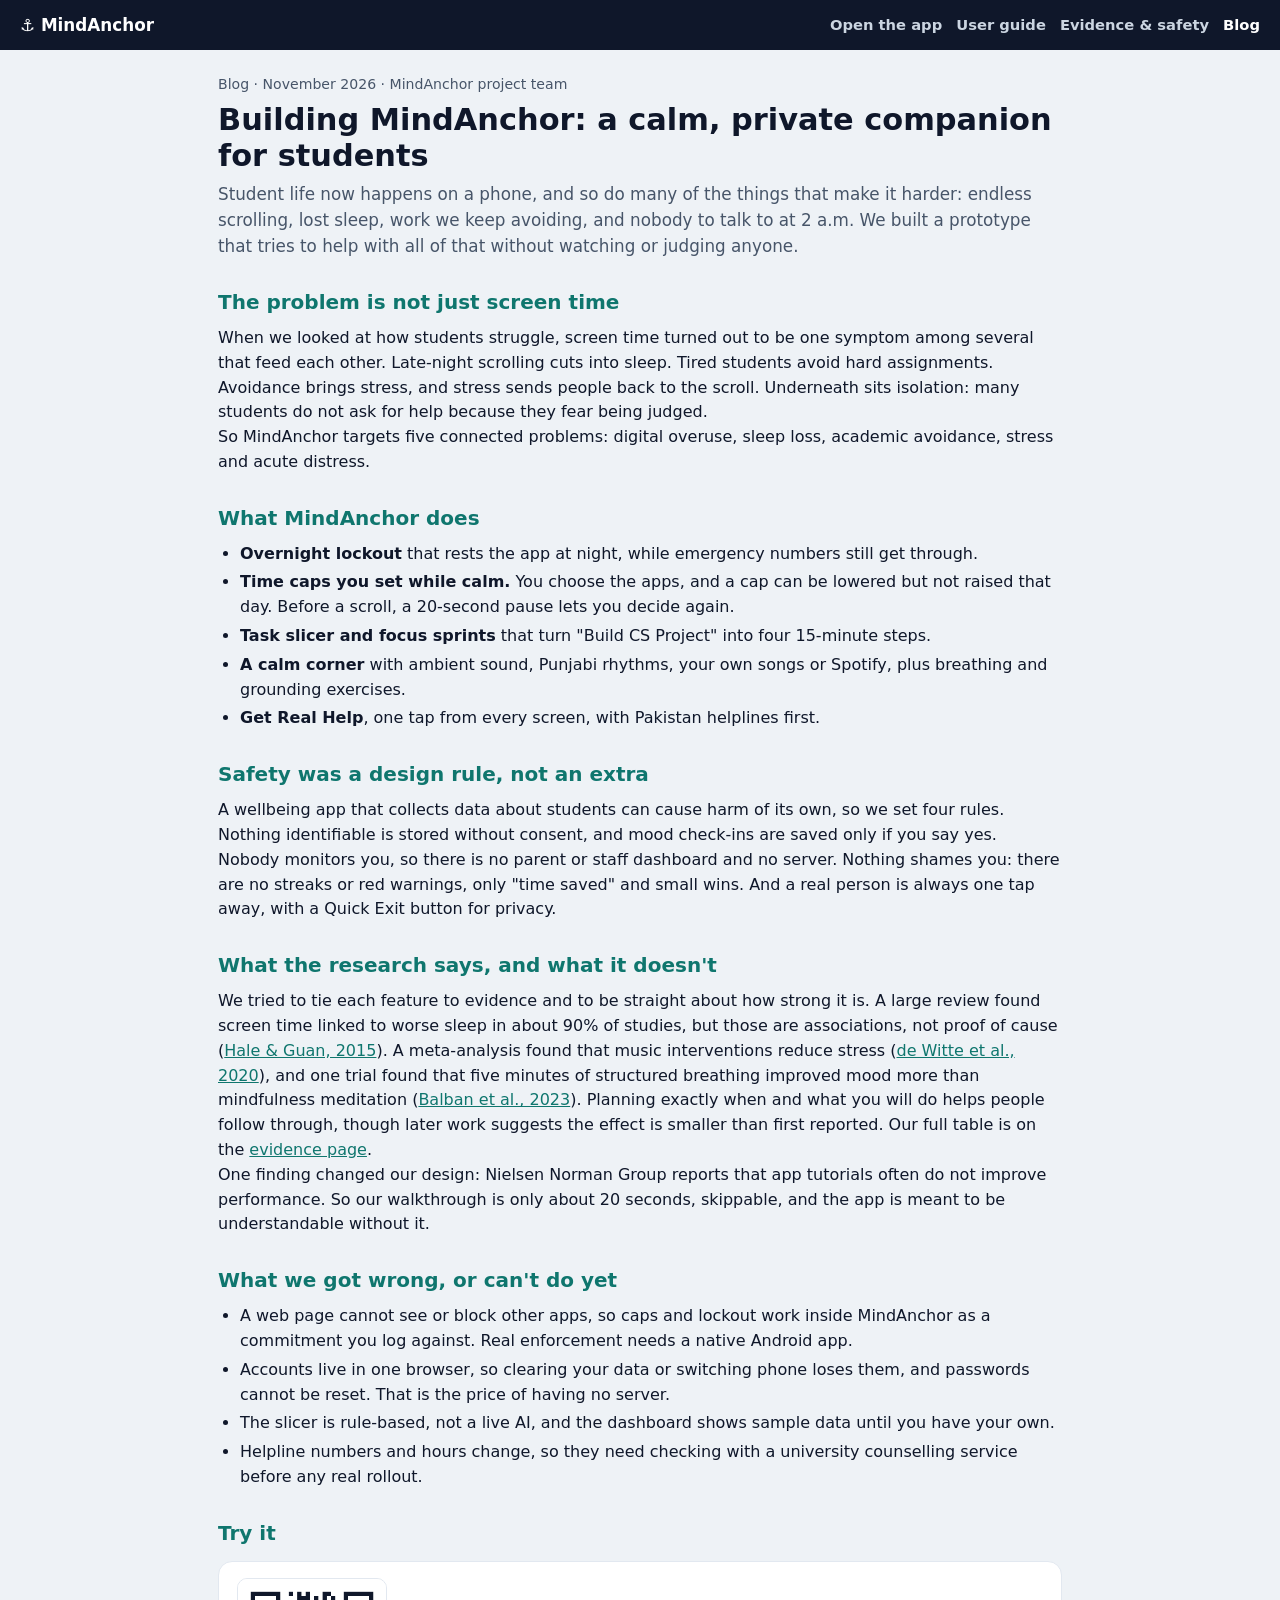
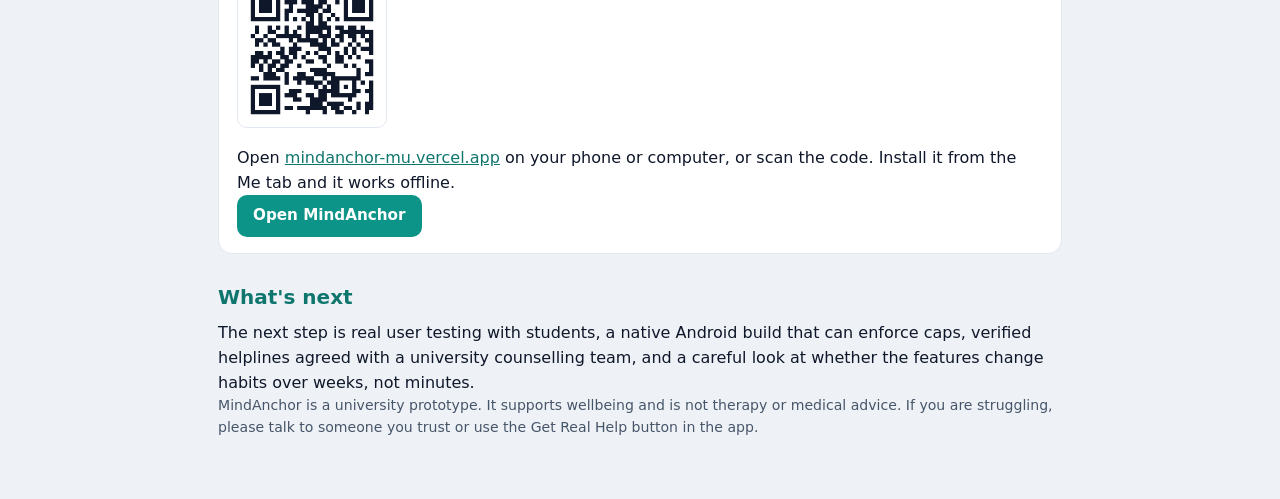
<file: blog.html>
<!DOCTYPE html>
<html lang="en">
<head>
<meta charset="UTF-8"><meta name="viewport" content="width=device-width, initial-scale=1">
<title>MindAnchor Blog</title>
<link rel="stylesheet" href="static.css">
<link rel="icon" type="image/png" href="icons/favicon-32.png">
</head>
<body>
<header class="bar"><b>⚓ MindAnchor</b><a href="index.html">Open the app</a><a href="guide.html">User guide</a><a href="evidence.html">Evidence &amp; safety</a><a class="on" href="blog.html">Blog</a></header>
<main>
<p class="meta">Blog · November 2026 · MindAnchor project team</p>
<h1>Building MindAnchor: a calm, private companion for students</h1>
<p class="lead">Student life now happens on a phone, and so do many of the things that make it harder: endless scrolling, lost sleep, work we keep avoiding, and nobody to talk to at 2 a.m. We built a prototype that tries to help with all of that without watching or judging anyone.</p>

<h2>The problem is not just screen time</h2>
<p>When we looked at how students struggle, screen time turned out to be one symptom among several that feed each other. Late-night scrolling cuts into sleep. Tired students avoid hard assignments. Avoidance brings stress, and stress sends people back to the scroll. Underneath sits isolation: many students do not ask for help because they fear being judged.</p>
<p>So MindAnchor targets five connected problems: digital overuse, sleep loss, academic avoidance, stress and acute distress.</p>

<h2>What MindAnchor does</h2>
<ul>
  <li><b>Overnight lockout</b> that rests the app at night, while emergency numbers still get through.</li>
  <li><b>Time caps you set while calm.</b> You choose the apps, and a cap can be lowered but not raised that day. Before a scroll, a 20-second pause lets you decide again.</li>
  <li><b>Task slicer and focus sprints</b> that turn "Build CS Project" into four 15-minute steps.</li>
  <li><b>A calm corner</b> with ambient sound, Punjabi rhythms, your own songs or Spotify, plus breathing and grounding exercises.</li>
  <li><b>Get Real Help</b>, one tap from every screen, with Pakistan helplines first.</li>
</ul>

<h2>Safety was a design rule, not an extra</h2>
<p>A wellbeing app that collects data about students can cause harm of its own, so we set four rules. Nothing identifiable is stored without consent, and mood check-ins are saved only if you say yes. Nobody monitors you, so there is no parent or staff dashboard and no server. Nothing shames you: there are no streaks or red warnings, only "time saved" and small wins. And a real person is always one tap away, with a Quick Exit button for privacy.</p>

<h2>What the research says, and what it doesn't</h2>
<p>We tried to tie each feature to evidence and to be straight about how strong it is. A large review found screen time linked to worse sleep in about 90% of studies, but those are associations, not proof of cause (<a href="https://pmc.ncbi.nlm.nih.gov/articles/PMC4437561">Hale &amp; Guan, 2015</a>). A meta-analysis found that music interventions reduce stress (<a href="https://pubmed.ncbi.nlm.nih.gov/31167611/">de Witte et al., 2020</a>), and one trial found that five minutes of structured breathing improved mood more than mindfulness meditation (<a href="https://pubmed.ncbi.nlm.nih.gov/36630953/">Balban et al., 2023</a>). Planning exactly when and what you will do helps people follow through, though later work suggests the effect is smaller than first reported. Our full table is on the <a href="evidence.html">evidence page</a>.</p>
<p>One finding changed our design: Nielsen Norman Group reports that app tutorials often do not improve performance. So our walkthrough is only about 20 seconds, skippable, and the app is meant to be understandable without it.</p>

<h2>What we got wrong, or can't do yet</h2>
<ul>
  <li>A web page cannot see or block other apps, so caps and lockout work inside MindAnchor as a commitment you log against. Real enforcement needs a native Android app.</li>
  <li>Accounts live in one browser, so clearing your data or switching phone loses them, and passwords cannot be reset. That is the price of having no server.</li>
  <li>The slicer is rule-based, not a live AI, and the dashboard shows sample data until you have your own.</li>
  <li>Helpline numbers and hours change, so they need checking with a university counselling service before any real rollout.</li>
</ul>

<h2>Try it</h2>
<div class="card row">
  <img class="qr" src="icons/qr.png" alt="QR code for the MindAnchor demo link">
  <div><p>Open <a href="https://mindanchor-mu.vercel.app">mindanchor-mu.vercel.app</a> on your phone or computer, or scan the code. Install it from the Me tab and it works offline.</p>
  <p><a class="btn" href="index.html">Open MindAnchor</a></p></div>
</div>

<h2>What's next</h2>
<p>The next step is real user testing with students, a native Android build that can enforce caps, verified helplines agreed with a university counselling team, and a careful look at whether the features change habits over weeks, not minutes.</p>
<p class="meta">MindAnchor is a university prototype. It supports wellbeing and is not therapy or medical advice. If you are struggling, please talk to someone you trust or use the Get Real Help button in the app.</p>
</main>
</body>
</html>
</file>
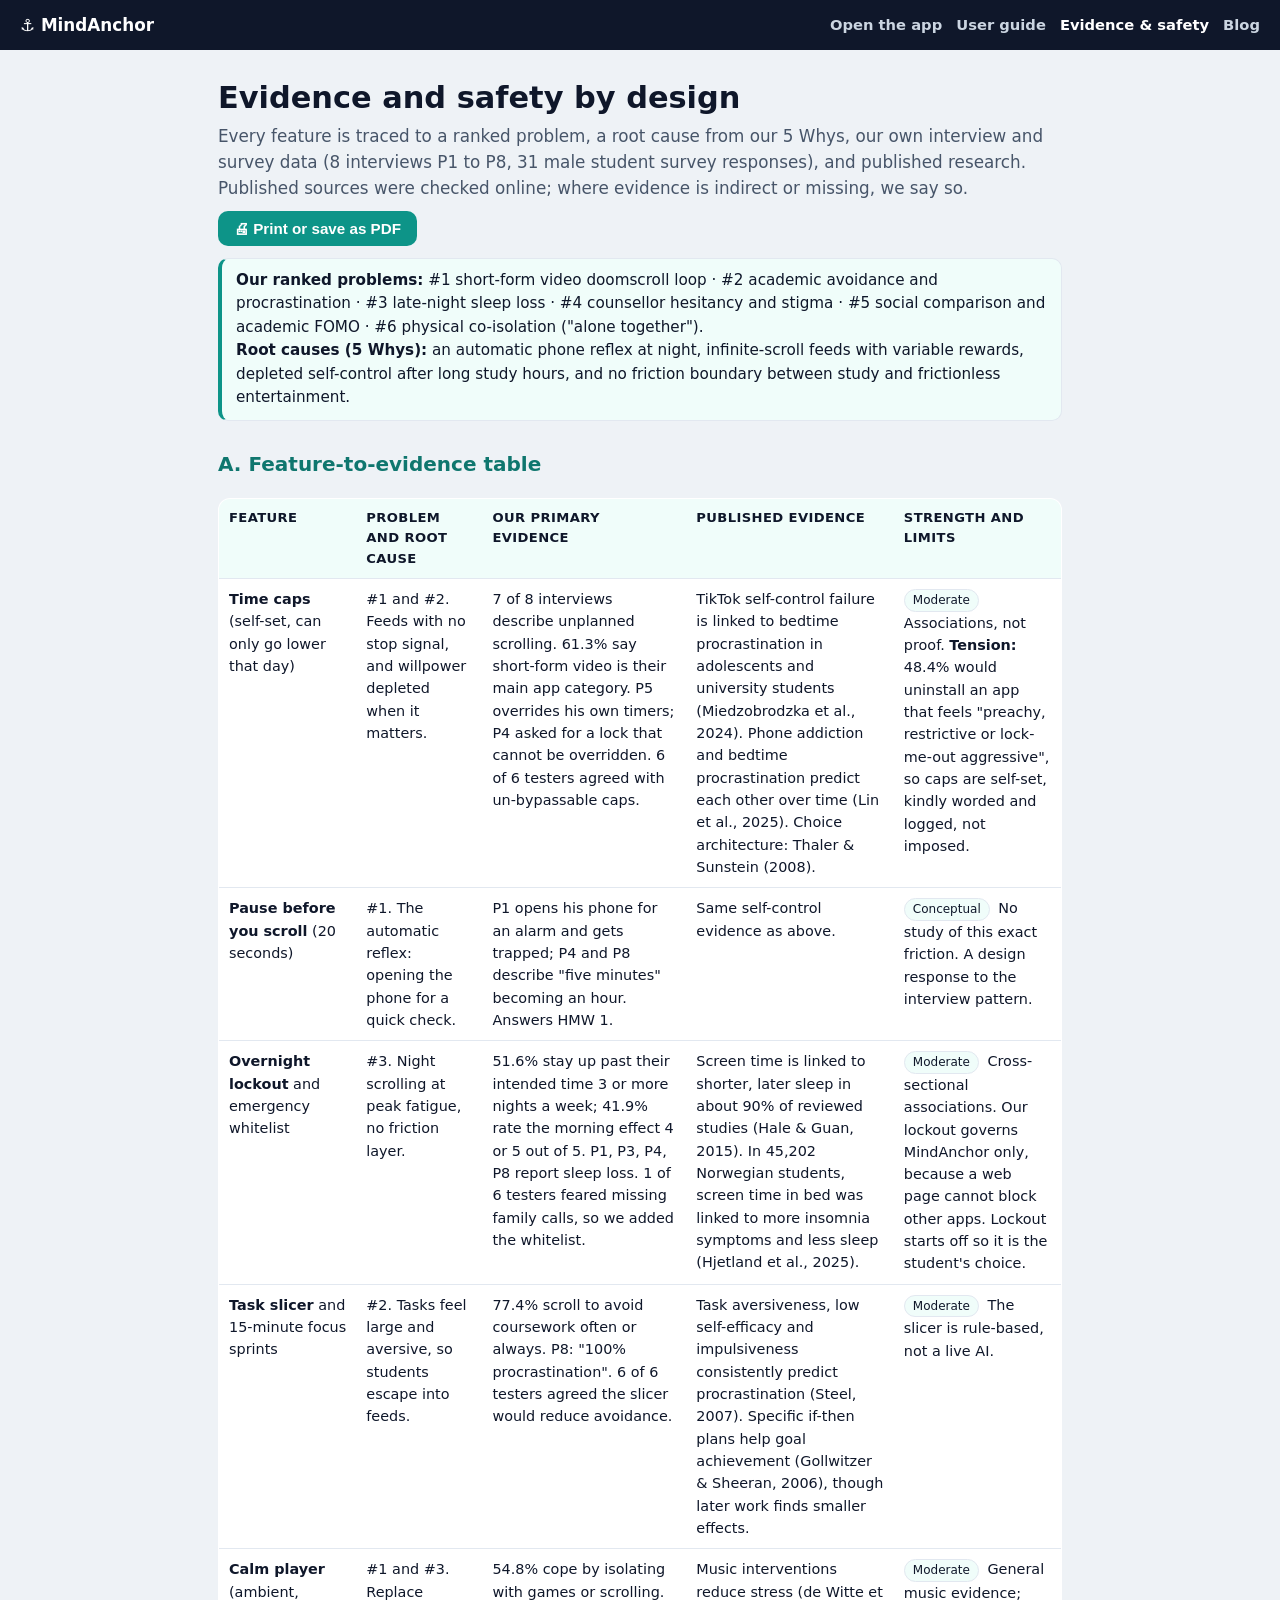
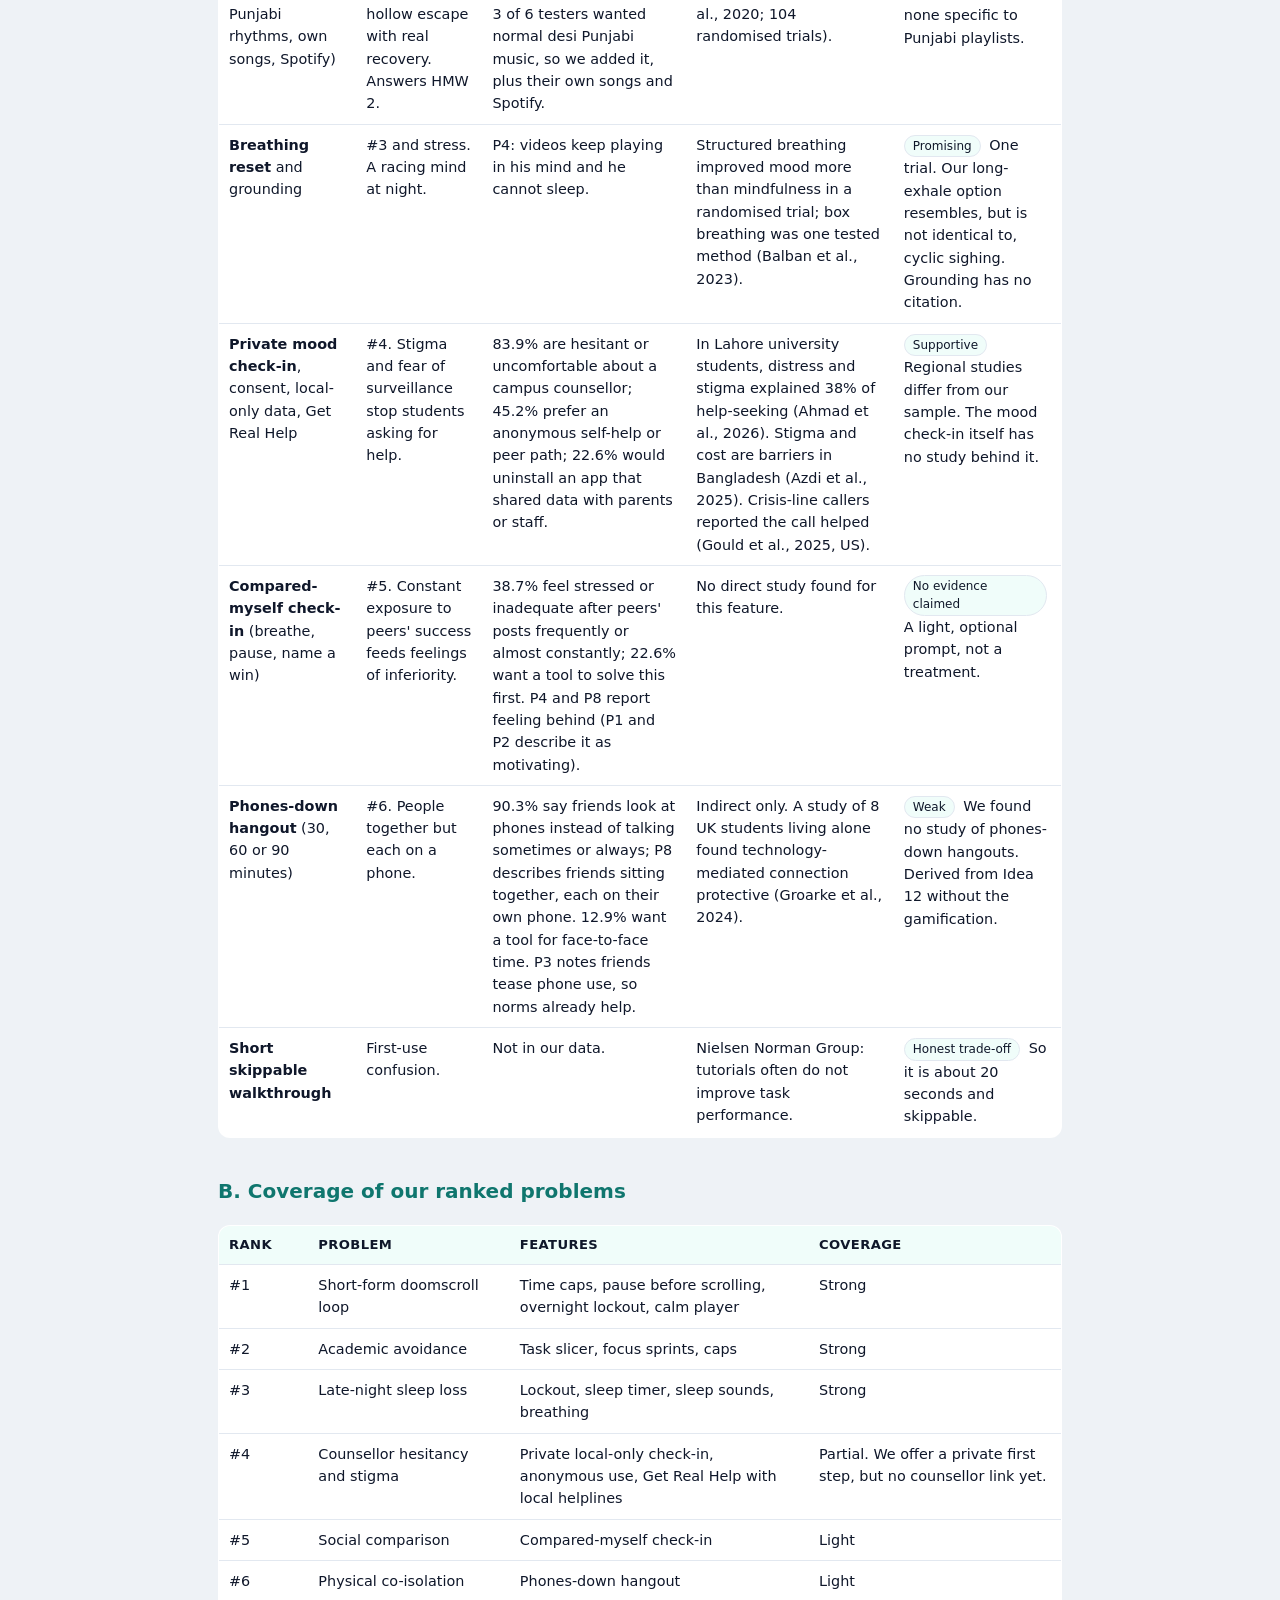
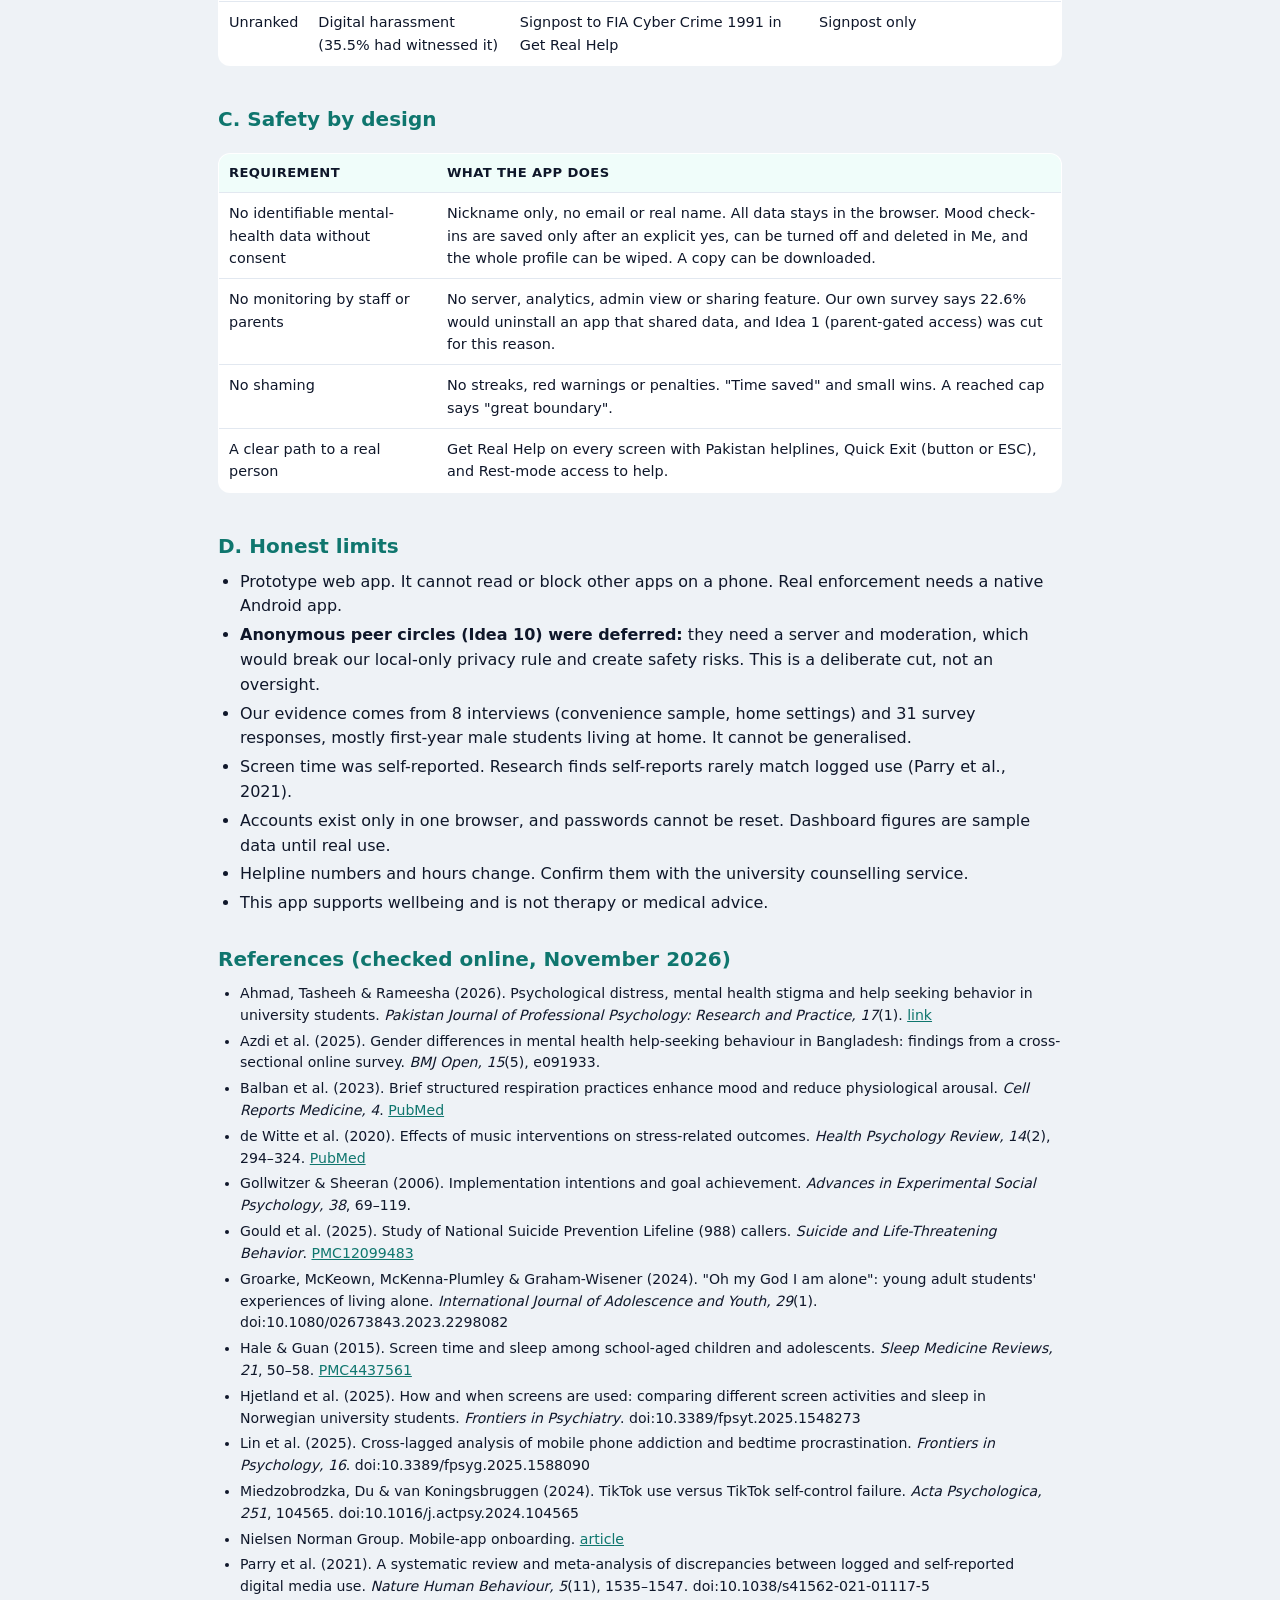
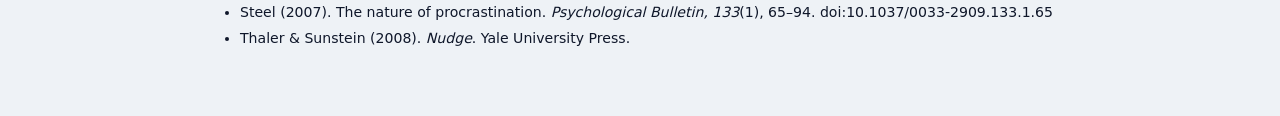
<file: evidence.html>
<!DOCTYPE html>
<html lang="en">
<head>
<meta charset="UTF-8"><meta name="viewport" content="width=device-width, initial-scale=1">
<title>MindAnchor Evidence and Safety</title>
<link rel="stylesheet" href="static.css">
<link rel="icon" type="image/png" href="icons/favicon-32.png">
</head>
<body>
<header class="bar"><b>⚓ MindAnchor</b><a href="index.html">Open the app</a><a href="guide.html">User guide</a><a class="on" href="evidence.html">Evidence &amp; safety</a><a href="blog.html">Blog</a></header>
<main>
<h1>Evidence and safety by design</h1>
<p class="lead">Every feature is traced to a ranked problem, a root cause from our 5 Whys, our own interview and survey data (8 interviews P1 to P8, 31 male student survey responses), and published research. Published sources were checked online; where evidence is indirect or missing, we say so.</p>
<p class="noprint"><button class="btn" onclick="window.print()">🖨 Print or save as PDF</button></p>

<div class="note"><b>Our ranked problems:</b> #1 short-form video doomscroll loop · #2 academic avoidance and procrastination · #3 late-night sleep loss · #4 counsellor hesitancy and stigma · #5 social comparison and academic FOMO · #6 physical co-isolation ("alone together").<br><b>Root causes (5 Whys):</b> an automatic phone reflex at night, infinite-scroll feeds with variable rewards, depleted self-control after long study hours, and no friction boundary between study and frictionless entertainment.</div>

<h2>A. Feature-to-evidence table</h2>
<div class="tw"><table>
<tr><th>Feature</th><th>Problem and root cause</th><th>Our primary evidence</th><th>Published evidence</th><th>Strength and limits</th></tr>

<tr><td><b>Time caps</b> (self-set, can only go lower that day)</td><td>#1 and #2. Feeds with no stop signal, and willpower depleted when it matters.</td><td>7 of 8 interviews describe unplanned scrolling. 61.3% say short-form video is their main app category. P5 overrides his own timers; P4 asked for a lock that cannot be overridden. 6 of 6 testers agreed with un-bypassable caps.</td><td>TikTok self-control failure is linked to bedtime procrastination in adolescents and university students (Miedzobrodzka et al., 2024). Phone addiction and bedtime procrastination predict each other over time (Lin et al., 2025). Choice architecture: Thaler &amp; Sunstein (2008).</td><td><span class="tag">Moderate</span> Associations, not proof. <b>Tension:</b> 48.4% would uninstall an app that feels "preachy, restrictive or lock-me-out aggressive", so caps are self-set, kindly worded and logged, not imposed.</td></tr>

<tr><td><b>Pause before you scroll</b> (20 seconds)</td><td>#1. The automatic reflex: opening the phone for a quick check.</td><td>P1 opens his phone for an alarm and gets trapped; P4 and P8 describe "five minutes" becoming an hour. Answers HMW 1.</td><td>Same self-control evidence as above.</td><td><span class="tag">Conceptual</span> No study of this exact friction. A design response to the interview pattern.</td></tr>

<tr><td><b>Overnight lockout</b> and emergency whitelist</td><td>#3. Night scrolling at peak fatigue, no friction layer.</td><td>51.6% stay up past their intended time 3 or more nights a week; 41.9% rate the morning effect 4 or 5 out of 5. P1, P3, P4, P8 report sleep loss. 1 of 6 testers feared missing family calls, so we added the whitelist.</td><td>Screen time is linked to shorter, later sleep in about 90% of reviewed studies (Hale &amp; Guan, 2015). In 45,202 Norwegian students, screen time in bed was linked to more insomnia symptoms and less sleep (Hjetland et al., 2025).</td><td><span class="tag">Moderate</span> Cross-sectional associations. Our lockout governs MindAnchor only, because a web page cannot block other apps. Lockout starts off so it is the student's choice.</td></tr>

<tr><td><b>Task slicer</b> and 15-minute focus sprints</td><td>#2. Tasks feel large and aversive, so students escape into feeds.</td><td>77.4% scroll to avoid coursework often or always. P8: "100% procrastination". 6 of 6 testers agreed the slicer would reduce avoidance.</td><td>Task aversiveness, low self-efficacy and impulsiveness consistently predict procrastination (Steel, 2007). Specific if-then plans help goal achievement (Gollwitzer &amp; Sheeran, 2006), though later work finds smaller effects.</td><td><span class="tag">Moderate</span> The slicer is rule-based, not a live AI.</td></tr>

<tr><td><b>Calm player</b> (ambient, Punjabi rhythms, own songs, Spotify)</td><td>#1 and #3. Replace hollow escape with real recovery. Answers HMW 2.</td><td>54.8% cope by isolating with games or scrolling. 3 of 6 testers wanted normal desi Punjabi music, so we added it, plus their own songs and Spotify.</td><td>Music interventions reduce stress (de Witte et al., 2020; 104 randomised trials).</td><td><span class="tag">Moderate</span> General music evidence; none specific to Punjabi playlists.</td></tr>

<tr><td><b>Breathing reset</b> and grounding</td><td>#3 and stress. A racing mind at night.</td><td>P4: videos keep playing in his mind and he cannot sleep.</td><td>Structured breathing improved mood more than mindfulness in a randomised trial; box breathing was one tested method (Balban et al., 2023).</td><td><span class="tag">Promising</span> One trial. Our long-exhale option resembles, but is not identical to, cyclic sighing. Grounding has no citation.</td></tr>

<tr><td><b>Private mood check-in</b>, consent, local-only data, Get Real Help</td><td>#4. Stigma and fear of surveillance stop students asking for help.</td><td>83.9% are hesitant or uncomfortable about a campus counsellor; 45.2% prefer an anonymous self-help or peer path; 22.6% would uninstall an app that shared data with parents or staff.</td><td>In Lahore university students, distress and stigma explained 38% of help-seeking (Ahmad et al., 2026). Stigma and cost are barriers in Bangladesh (Azdi et al., 2025). Crisis-line callers reported the call helped (Gould et al., 2025, US).</td><td><span class="tag">Supportive</span> Regional studies differ from our sample. The mood check-in itself has no study behind it.</td></tr>

<tr><td><b>Compared-myself check-in</b> (breathe, pause, name a win)</td><td>#5. Constant exposure to peers' success feeds feelings of inferiority.</td><td>38.7% feel stressed or inadequate after peers' posts frequently or almost constantly; 22.6% want a tool to solve this first. P4 and P8 report feeling behind (P1 and P2 describe it as motivating).</td><td>No direct study found for this feature.</td><td><span class="tag">No evidence claimed</span> A light, optional prompt, not a treatment.</td></tr>

<tr><td><b>Phones-down hangout</b> (30, 60 or 90 minutes)</td><td>#6. People together but each on a phone.</td><td>90.3% say friends look at phones instead of talking sometimes or always; P8 describes friends sitting together, each on their own phone. 12.9% want a tool for face-to-face time. P3 notes friends tease phone use, so norms already help.</td><td>Indirect only. A study of 8 UK students living alone found technology-mediated connection protective (Groarke et al., 2024).</td><td><span class="tag">Weak</span> We found no study of phones-down hangouts. Derived from Idea 12 without the gamification.</td></tr>

<tr><td><b>Short skippable walkthrough</b></td><td>First-use confusion.</td><td>Not in our data.</td><td>Nielsen Norman Group: tutorials often do not improve task performance.</td><td><span class="tag">Honest trade-off</span> So it is about 20 seconds and skippable.</td></tr>
</table></div>

<h2>B. Coverage of our ranked problems</h2>
<div class="tw"><table>
<tr><th>Rank</th><th>Problem</th><th>Features</th><th>Coverage</th></tr>
<tr><td>#1</td><td>Short-form doomscroll loop</td><td>Time caps, pause before scrolling, overnight lockout, calm player</td><td>Strong</td></tr>
<tr><td>#2</td><td>Academic avoidance</td><td>Task slicer, focus sprints, caps</td><td>Strong</td></tr>
<tr><td>#3</td><td>Late-night sleep loss</td><td>Lockout, sleep timer, sleep sounds, breathing</td><td>Strong</td></tr>
<tr><td>#4</td><td>Counsellor hesitancy and stigma</td><td>Private local-only check-in, anonymous use, Get Real Help with local helplines</td><td>Partial. We offer a private first step, but no counsellor link yet.</td></tr>
<tr><td>#5</td><td>Social comparison</td><td>Compared-myself check-in</td><td>Light</td></tr>
<tr><td>#6</td><td>Physical co-isolation</td><td>Phones-down hangout</td><td>Light</td></tr>
<tr><td>Unranked</td><td>Digital harassment (35.5% had witnessed it)</td><td>Signpost to FIA Cyber Crime 1991 in Get Real Help</td><td>Signpost only</td></tr>
</table></div>

<h2>C. Safety by design</h2>
<div class="tw"><table>
<tr><th>Requirement</th><th>What the app does</th></tr>
<tr><td>No identifiable mental-health data without consent</td><td>Nickname only, no email or real name. All data stays in the browser. Mood check-ins are saved only after an explicit yes, can be turned off and deleted in Me, and the whole profile can be wiped. A copy can be downloaded.</td></tr>
<tr><td>No monitoring by staff or parents</td><td>No server, analytics, admin view or sharing feature. Our own survey says 22.6% would uninstall an app that shared data, and Idea 1 (parent-gated access) was cut for this reason.</td></tr>
<tr><td>No shaming</td><td>No streaks, red warnings or penalties. "Time saved" and small wins. A reached cap says "great boundary".</td></tr>
<tr><td>A clear path to a real person</td><td>Get Real Help on every screen with Pakistan helplines, Quick Exit (button or ESC), and Rest-mode access to help.</td></tr>
</table></div>

<h2>D. Honest limits</h2>
<ul>
  <li>Prototype web app. It cannot read or block other apps on a phone. Real enforcement needs a native Android app.</li>
  <li><b>Anonymous peer circles (Idea 10) were deferred:</b> they need a server and moderation, which would break our local-only privacy rule and create safety risks. This is a deliberate cut, not an oversight.</li>
  <li>Our evidence comes from 8 interviews (convenience sample, home settings) and 31 survey responses, mostly first-year male students living at home. It cannot be generalised.</li>
  <li>Screen time was self-reported. Research finds self-reports rarely match logged use (Parry et al., 2021).</li>
  <li>Accounts exist only in one browser, and passwords cannot be reset. Dashboard figures are sample data until real use.</li>
  <li>Helpline numbers and hours change. Confirm them with the university counselling service.</li>
  <li>This app supports wellbeing and is not therapy or medical advice.</li>
</ul>

<h2>References (checked online, November 2026)</h2>
<ul class="meta">
  <li>Ahmad, Tasheeh &amp; Rameesha (2026). Psychological distress, mental health stigma and help seeking behavior in university students. <i>Pakistan Journal of Professional Psychology: Research and Practice, 17</i>(1). <a href="https://pjpprp.pu.edu.pk/jour/pjpprp/article/view/295">link</a></li>
  <li>Azdi et al. (2025). Gender differences in mental health help-seeking behaviour in Bangladesh: findings from a cross-sectional online survey. <i>BMJ Open, 15</i>(5), e091933.</li>
  <li>Balban et al. (2023). Brief structured respiration practices enhance mood and reduce physiological arousal. <i>Cell Reports Medicine, 4</i>. <a href="https://pubmed.ncbi.nlm.nih.gov/36630953/">PubMed</a></li>
  <li>de Witte et al. (2020). Effects of music interventions on stress-related outcomes. <i>Health Psychology Review, 14</i>(2), 294–324. <a href="https://pubmed.ncbi.nlm.nih.gov/31167611/">PubMed</a></li>
  <li>Gollwitzer &amp; Sheeran (2006). Implementation intentions and goal achievement. <i>Advances in Experimental Social Psychology, 38</i>, 69–119.</li>
  <li>Gould et al. (2025). Study of National Suicide Prevention Lifeline (988) callers. <i>Suicide and Life-Threatening Behavior</i>. <a href="https://pmc.ncbi.nlm.nih.gov/articles/PMC12099483">PMC12099483</a></li>
  <li>Groarke, McKeown, McKenna-Plumley &amp; Graham-Wisener (2024). "Oh my God I am alone": young adult students' experiences of living alone. <i>International Journal of Adolescence and Youth, 29</i>(1). doi:10.1080/02673843.2023.2298082</li>
  <li>Hale &amp; Guan (2015). Screen time and sleep among school-aged children and adolescents. <i>Sleep Medicine Reviews, 21</i>, 50–58. <a href="https://pmc.ncbi.nlm.nih.gov/articles/PMC4437561">PMC4437561</a></li>
  <li>Hjetland et al. (2025). How and when screens are used: comparing different screen activities and sleep in Norwegian university students. <i>Frontiers in Psychiatry</i>. doi:10.3389/fpsyt.2025.1548273</li>
  <li>Lin et al. (2025). Cross-lagged analysis of mobile phone addiction and bedtime procrastination. <i>Frontiers in Psychology, 16</i>. doi:10.3389/fpsyg.2025.1588090</li>
  <li>Miedzobrodzka, Du &amp; van Koningsbruggen (2024). TikTok use versus TikTok self-control failure. <i>Acta Psychologica, 251</i>, 104565. doi:10.1016/j.actpsy.2024.104565</li>
  <li>Nielsen Norman Group. Mobile-app onboarding. <a href="https://www.nngroup.com/articles/mobile-app-onboarding/">article</a></li>
  <li>Parry et al. (2021). A systematic review and meta-analysis of discrepancies between logged and self-reported digital media use. <i>Nature Human Behaviour, 5</i>(11), 1535–1547. doi:10.1038/s41562-021-01117-5</li>
  <li>Steel (2007). The nature of procrastination. <i>Psychological Bulletin, 133</i>(1), 65–94. doi:10.1037/0033-2909.133.1.65</li>
  <li>Thaler &amp; Sunstein (2008). <i>Nudge</i>. Yale University Press.</li>
</ul>
</main>
</body>
</html>
</file>
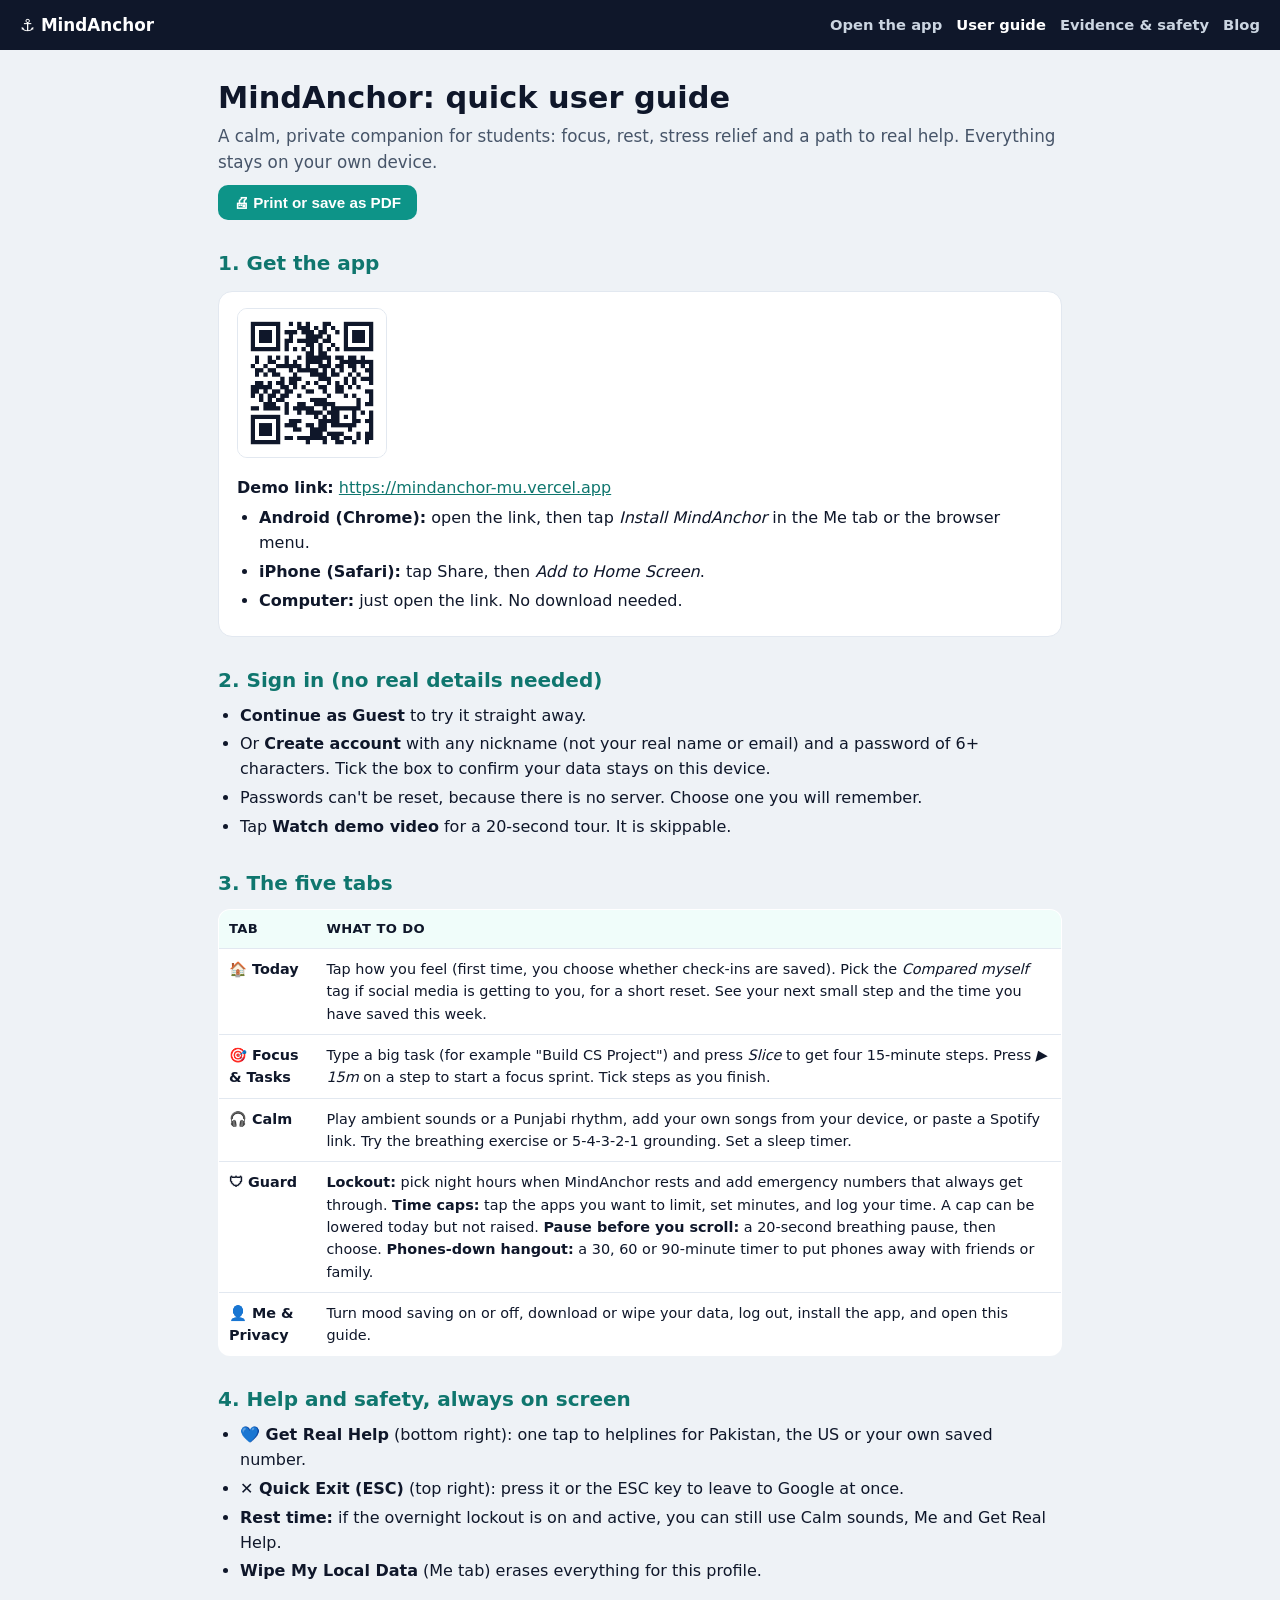
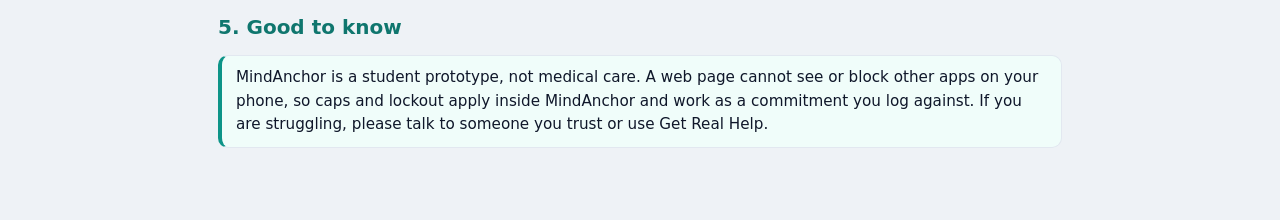
<file: guide.html>
<!DOCTYPE html>
<html lang="en">
<head>
<meta charset="UTF-8"><meta name="viewport" content="width=device-width, initial-scale=1">
<title>MindAnchor User Guide</title>
<link rel="stylesheet" href="static.css">
<link rel="icon" type="image/png" href="icons/favicon-32.png">
</head>
<body>
<header class="bar"><b>⚓ MindAnchor</b><a href="index.html">Open the app</a><a class="on" href="guide.html">User guide</a><a href="evidence.html">Evidence &amp; safety</a><a href="blog.html">Blog</a></header>
<main>
<h1>MindAnchor: quick user guide</h1>
<p class="lead">A calm, private companion for students: focus, rest, stress relief and a path to real help. Everything stays on your own device.</p>
<p class="noprint"><button class="btn" onclick="window.print()">🖨 Print or save as PDF</button></p>

<h2>1. Get the app</h2>
<div class="card row">
  <img class="qr" src="icons/qr.png" alt="QR code for the MindAnchor demo link">
  <div>
    <p><b>Demo link:</b> <a href="https://mindanchor-mu.vercel.app">https://mindanchor-mu.vercel.app</a></p>
    <ul>
      <li><b>Android (Chrome):</b> open the link, then tap <i>Install MindAnchor</i> in the Me tab or the browser menu.</li>
      <li><b>iPhone (Safari):</b> tap Share, then <i>Add to Home Screen</i>.</li>
      <li><b>Computer:</b> just open the link. No download needed.</li>
    </ul>
  </div>
</div>

<h2>2. Sign in (no real details needed)</h2>
<ul>
  <li><b>Continue as Guest</b> to try it straight away.</li>
  <li>Or <b>Create account</b> with any nickname (not your real name or email) and a password of 6+ characters. Tick the box to confirm your data stays on this device.</li>
  <li>Passwords can't be reset, because there is no server. Choose one you will remember.</li>
  <li>Tap <b>Watch demo video</b> for a 20-second tour. It is skippable.</li>
</ul>

<h2>3. The five tabs</h2>
<table>
<tr><th>Tab</th><th>What to do</th></tr>
<tr><td><b>🏠 Today</b></td><td>Tap how you feel (first time, you choose whether check-ins are saved). Pick the <i>Compared myself</i> tag if social media is getting to you, for a short reset. See your next small step and the time you have saved this week.</td></tr>
<tr><td><b>🎯 Focus &amp; Tasks</b></td><td>Type a big task (for example "Build CS Project") and press <i>Slice</i> to get four 15-minute steps. Press <i>▶ 15m</i> on a step to start a focus sprint. Tick steps as you finish.</td></tr>
<tr><td><b>🎧 Calm</b></td><td>Play ambient sounds or a Punjabi rhythm, add your own songs from your device, or paste a Spotify link. Try the breathing exercise or 5-4-3-2-1 grounding. Set a sleep timer.</td></tr>
<tr><td><b>🛡 Guard</b></td><td><b>Lockout:</b> pick night hours when MindAnchor rests and add emergency numbers that always get through. <b>Time caps:</b> tap the apps you want to limit, set minutes, and log your time. A cap can be lowered today but not raised. <b>Pause before you scroll:</b> a 20-second breathing pause, then choose. <b>Phones-down hangout:</b> a 30, 60 or 90-minute timer to put phones away with friends or family.</td></tr>
<tr><td><b>👤 Me &amp; Privacy</b></td><td>Turn mood saving on or off, download or wipe your data, log out, install the app, and open this guide.</td></tr>
</table>

<h2>4. Help and safety, always on screen</h2>
<ul>
  <li><b>💙 Get Real Help</b> (bottom right): one tap to helplines for Pakistan, the US or your own saved number.</li>
  <li><b>✕ Quick Exit (ESC)</b> (top right): press it or the ESC key to leave to Google at once.</li>
  <li><b>Rest time:</b> if the overnight lockout is on and active, you can still use Calm sounds, Me and Get Real Help.</li>
  <li><b>Wipe My Local Data</b> (Me tab) erases everything for this profile.</li>
</ul>

<h2>5. Good to know</h2>
<div class="note">MindAnchor is a student prototype, not medical care. A web page cannot see or block other apps on your phone, so caps and lockout apply inside MindAnchor and work as a commitment you log against. If you are struggling, please talk to someone you trust or use Get Real Help.</div>
</main>
</body>
</html>
</file>
<file: static.css>
:root{--bg:#eef2f6;--card:#fff;--ink:#0f172a;--mut:#475569;--line:#e2e8f0;--t:#0d9488;--td:#0f766e;--tbg:#f0fdfa}
@media(prefers-color-scheme:dark){:root{--bg:#0b1220;--card:#131c2e;--ink:#e6edf7;--mut:#a3b1c6;--line:#25324a;--tbg:#0f2a2c}}
*{box-sizing:border-box;margin:0}
body{font-family:system-ui,-apple-system,'Segoe UI',Roboto,sans-serif;background:var(--bg);color:var(--ink);line-height:1.55}
header.bar{background:#0f172a;color:#fff;padding:12px 20px;display:flex;gap:14px;align-items:center;flex-wrap:wrap}
header.bar a{color:#cbd5e1;text-decoration:none;font-weight:600;font-size:.92rem}header.bar a:hover,header.bar a.on{color:#fff}
header.bar b{margin-right:auto;font-size:1.05rem}
main{max-width:880px;margin:0 auto;padding:24px 18px 60px}
h1{font-size:1.9rem;margin:6px 0 6px;line-height:1.2}h2{font-size:1.25rem;margin:28px 0 8px;color:var(--td)}h3{font-size:1.02rem;margin:16px 0 4px}
p,li{color:var(--ink)}.lead{color:var(--mut);font-size:1.05rem;margin-bottom:10px}.meta{color:var(--mut);font-size:.88rem}
ul,ol{padding-left:22px;margin:6px 0}li{margin:4px 0}
a{color:var(--td)}
.card{background:var(--card);border:1px solid var(--line);border-radius:14px;padding:16px 18px;margin:12px 0}
.note{background:var(--tbg);border:1px solid var(--line);border-left:4px solid var(--t);border-radius:10px;padding:10px 14px;margin:12px 0;font-size:.95rem}
.btn{display:inline-block;background:var(--t);color:#fff;text-decoration:none;font-weight:700;padding:9px 16px;border-radius:10px;border:0;cursor:pointer;font-size:.95rem}
table{width:100%;border-collapse:collapse;background:var(--card);border:1px solid var(--line);border-radius:12px;overflow:hidden;font-size:.9rem;margin:10px 0}
th,td{padding:9px 10px;border-bottom:1px solid var(--line);text-align:left;vertical-align:top}th{background:var(--tbg);font-size:.82rem;text-transform:uppercase;letter-spacing:.03em}
.tw{overflow-x:auto}.tag{display:inline-block;font-size:.75rem;padding:1px 8px;border-radius:99px;background:var(--tbg);border:1px solid var(--line);margin-right:4px}
.qr{width:150px;height:150px;border-radius:10px;border:1px solid var(--line);background:#fff}
.row{display:flex;gap:18px;align-items:center;flex-wrap:wrap}
@media print{header.bar,.noprint{display:none}body{background:#fff;color:#000;font-size:11pt}main{padding:0}.card,table{border-color:#999;break-inside:avoid}h2{color:#000}a{color:#000}}
</file>
